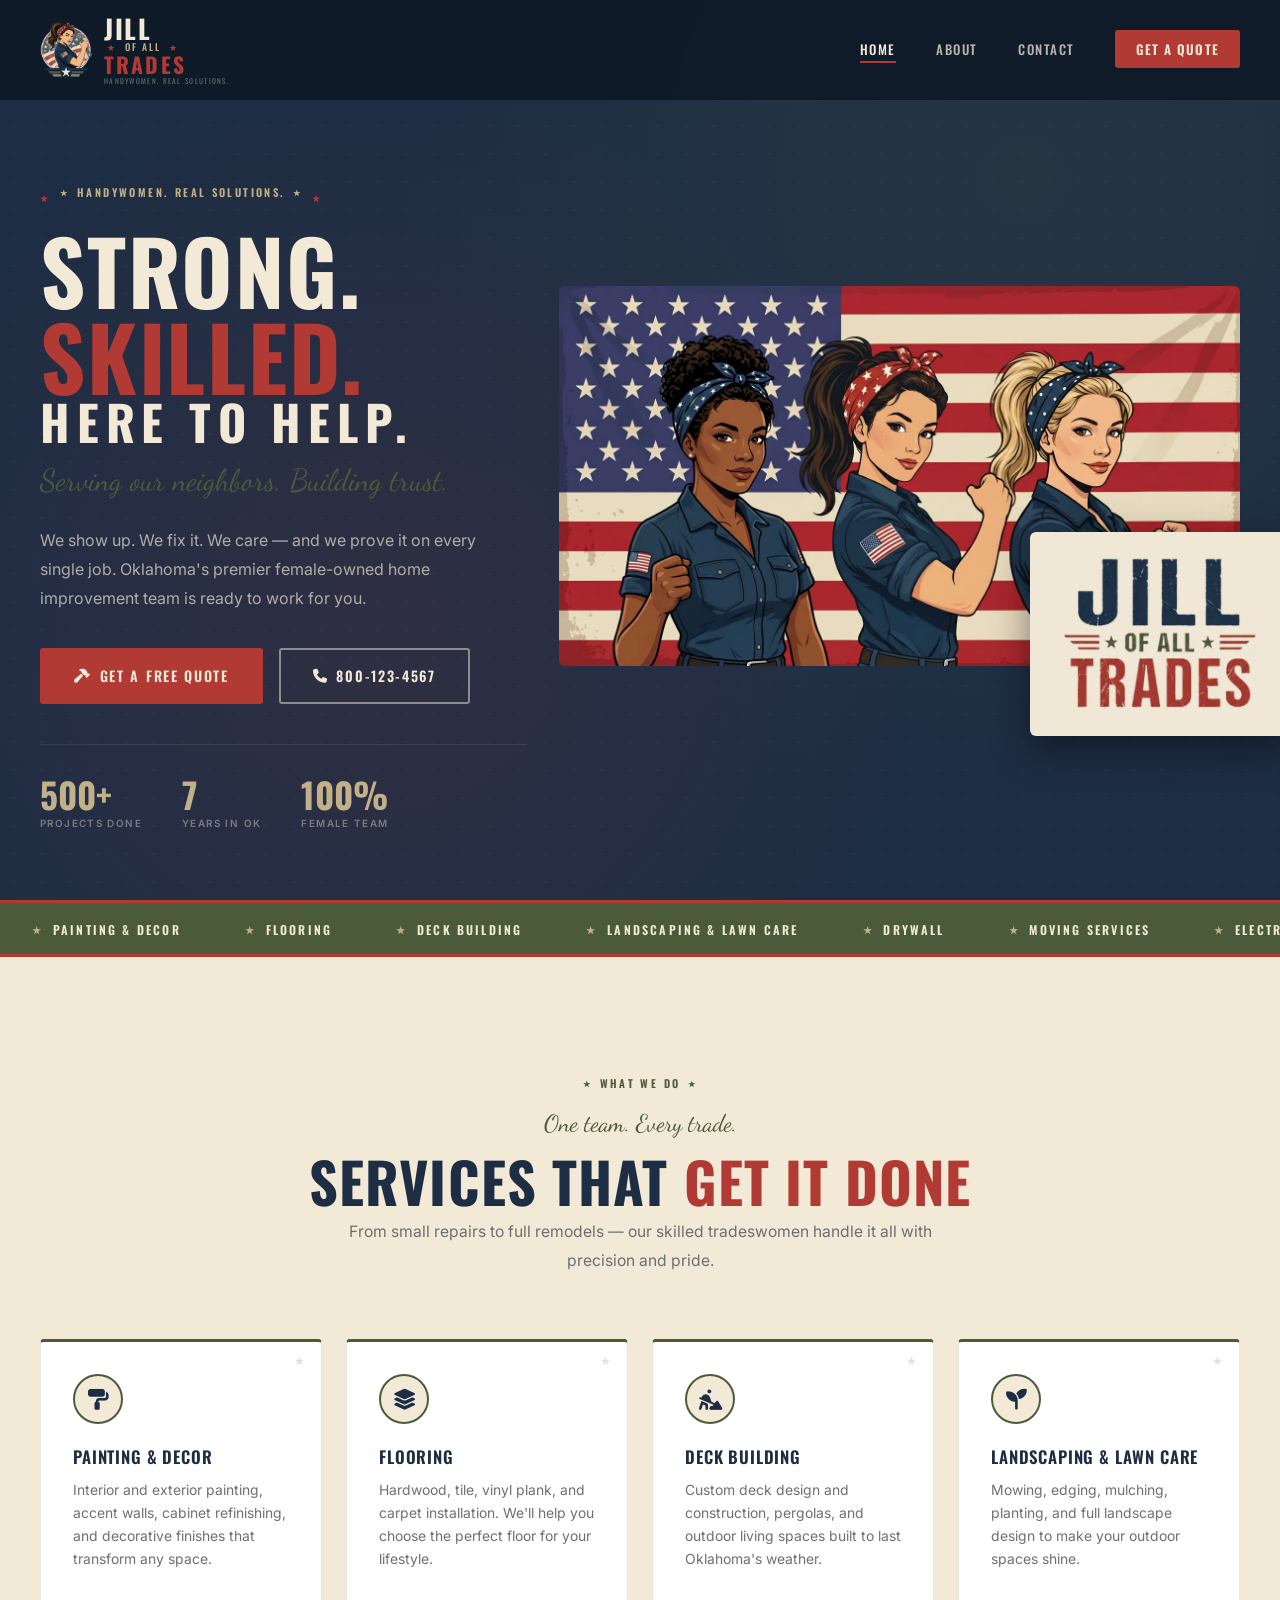
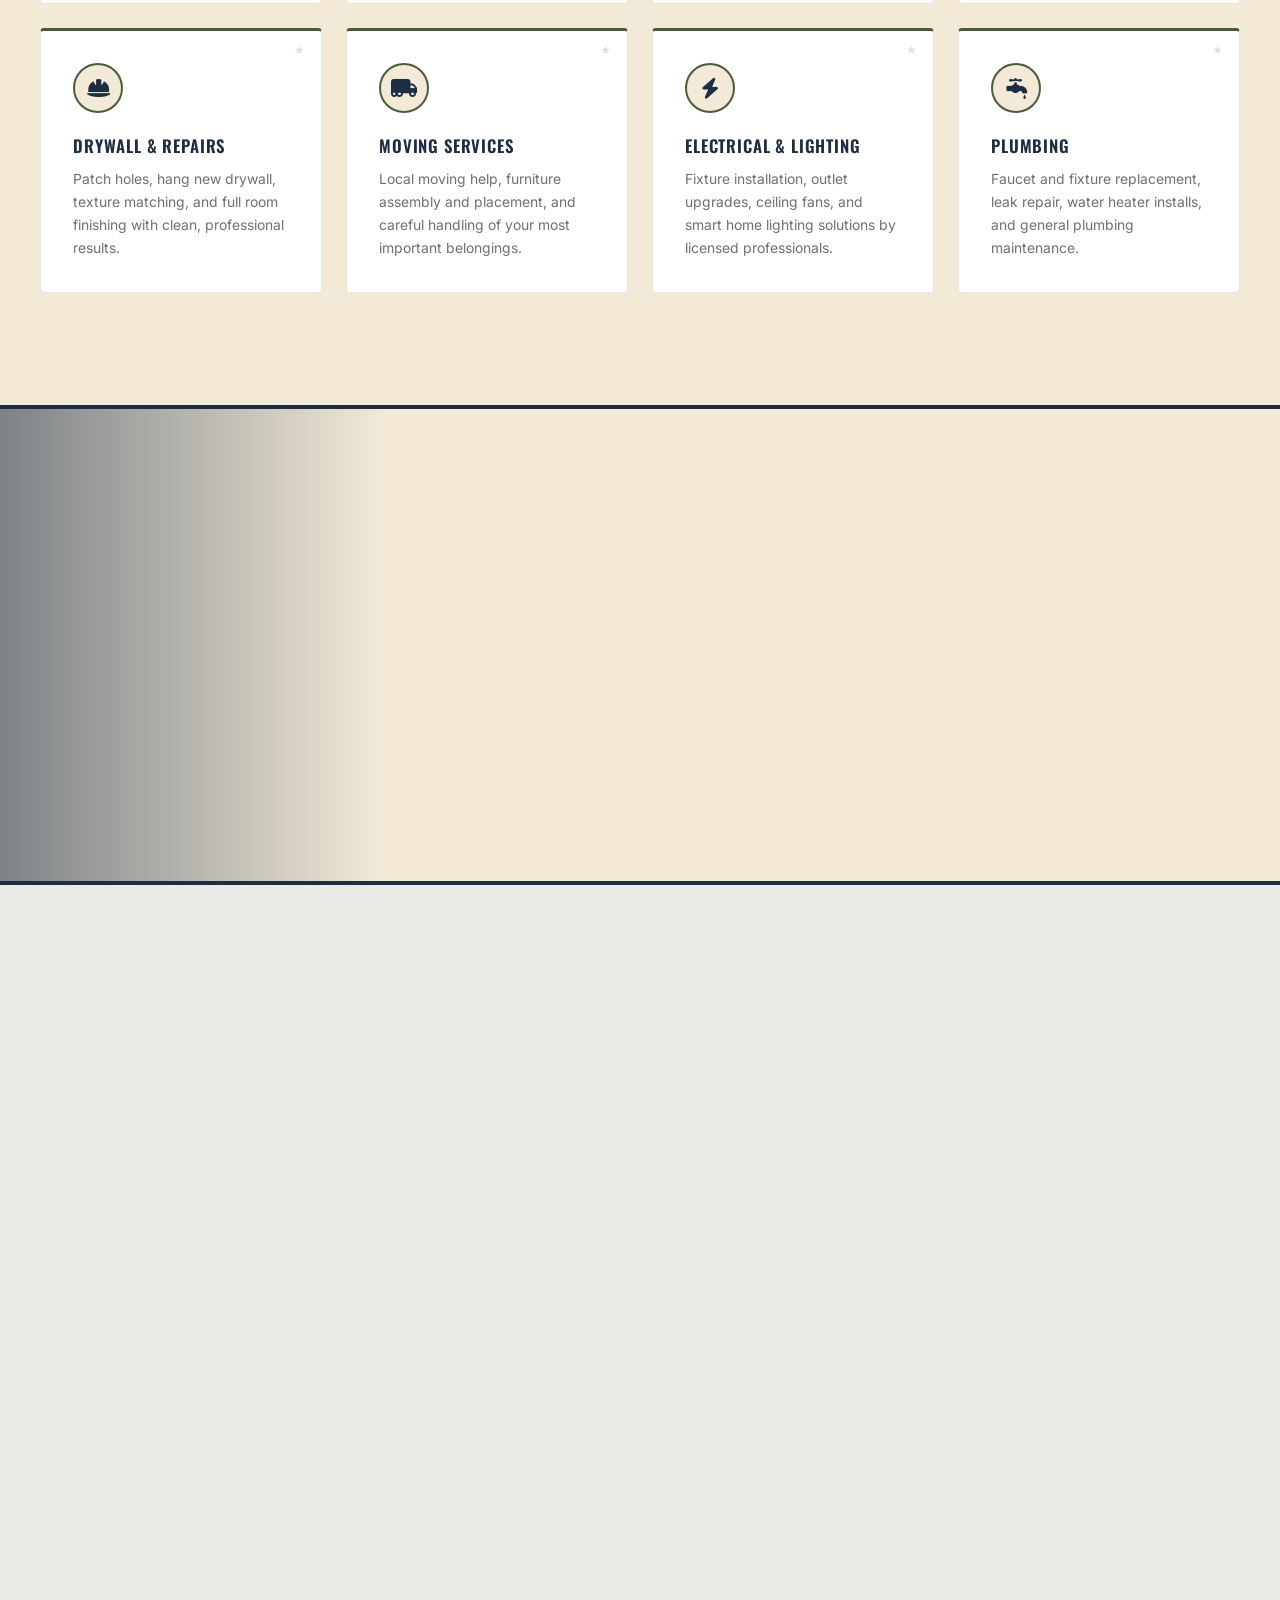
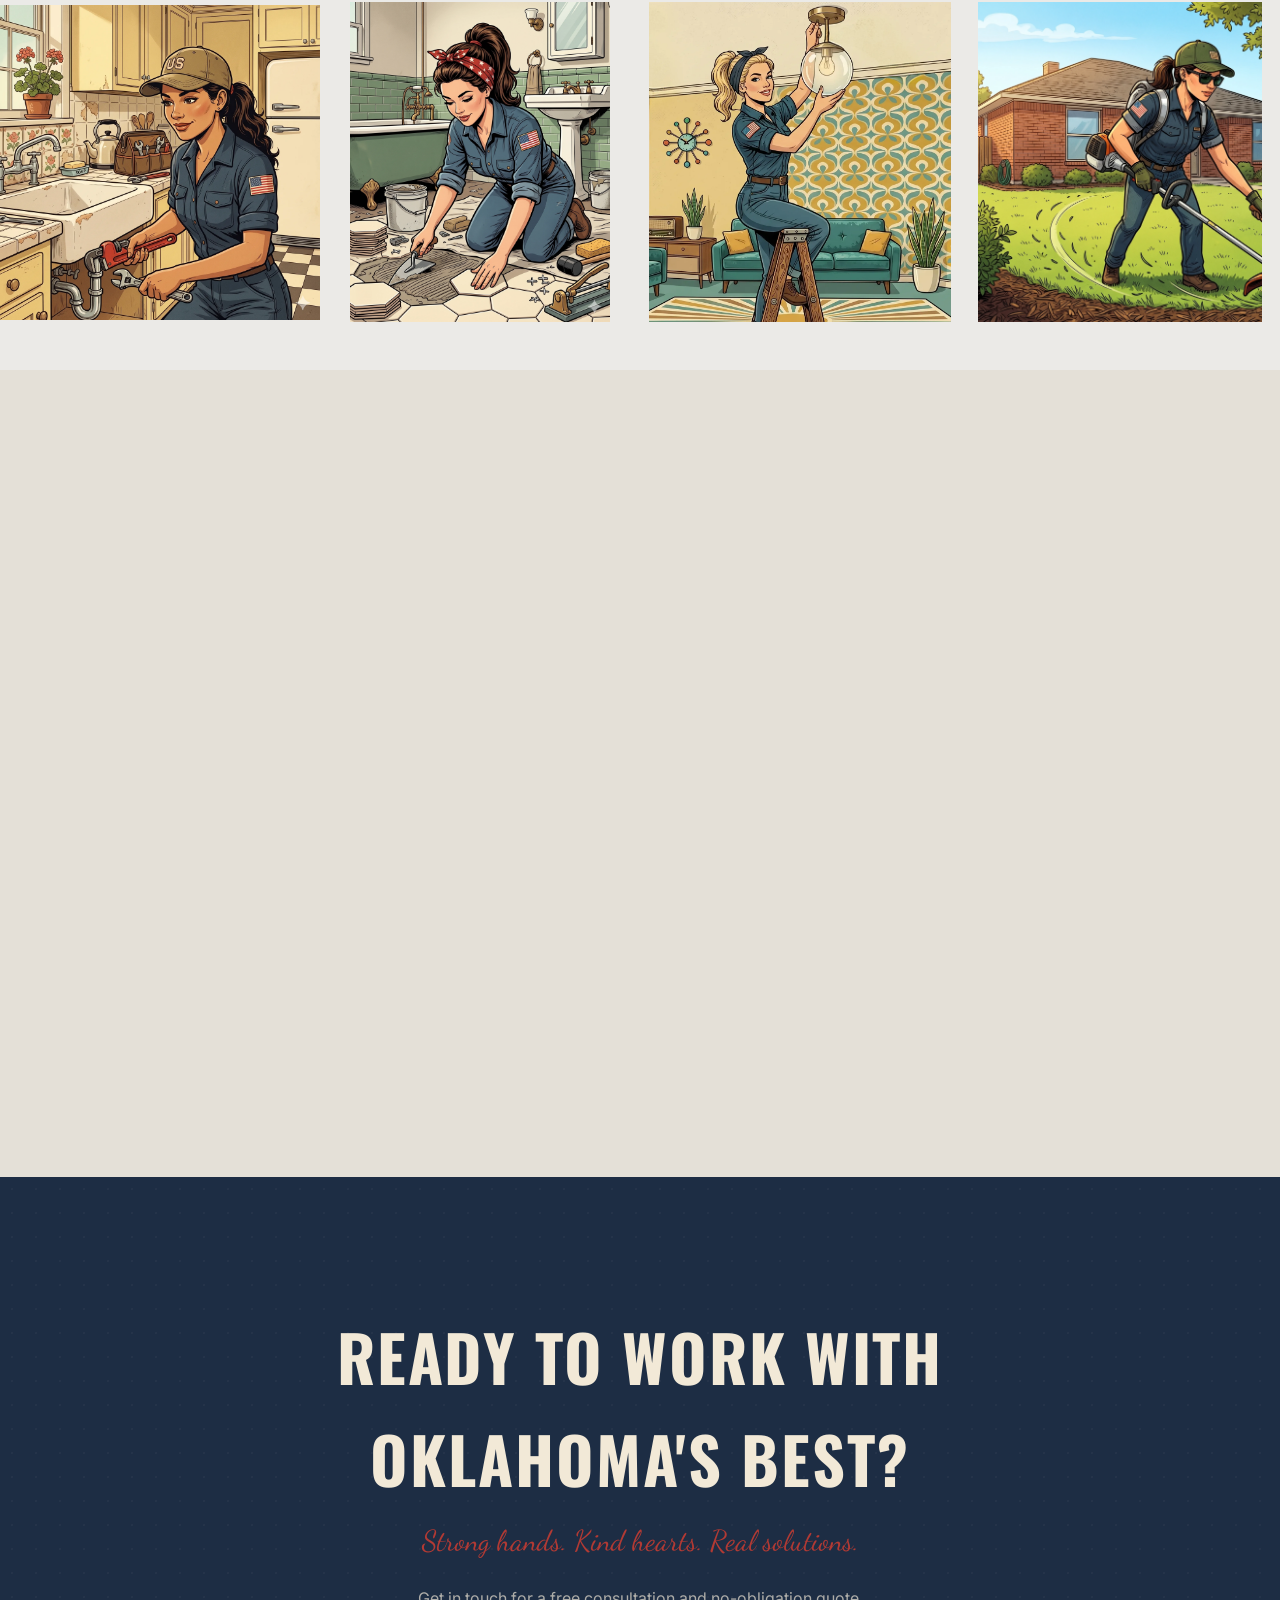
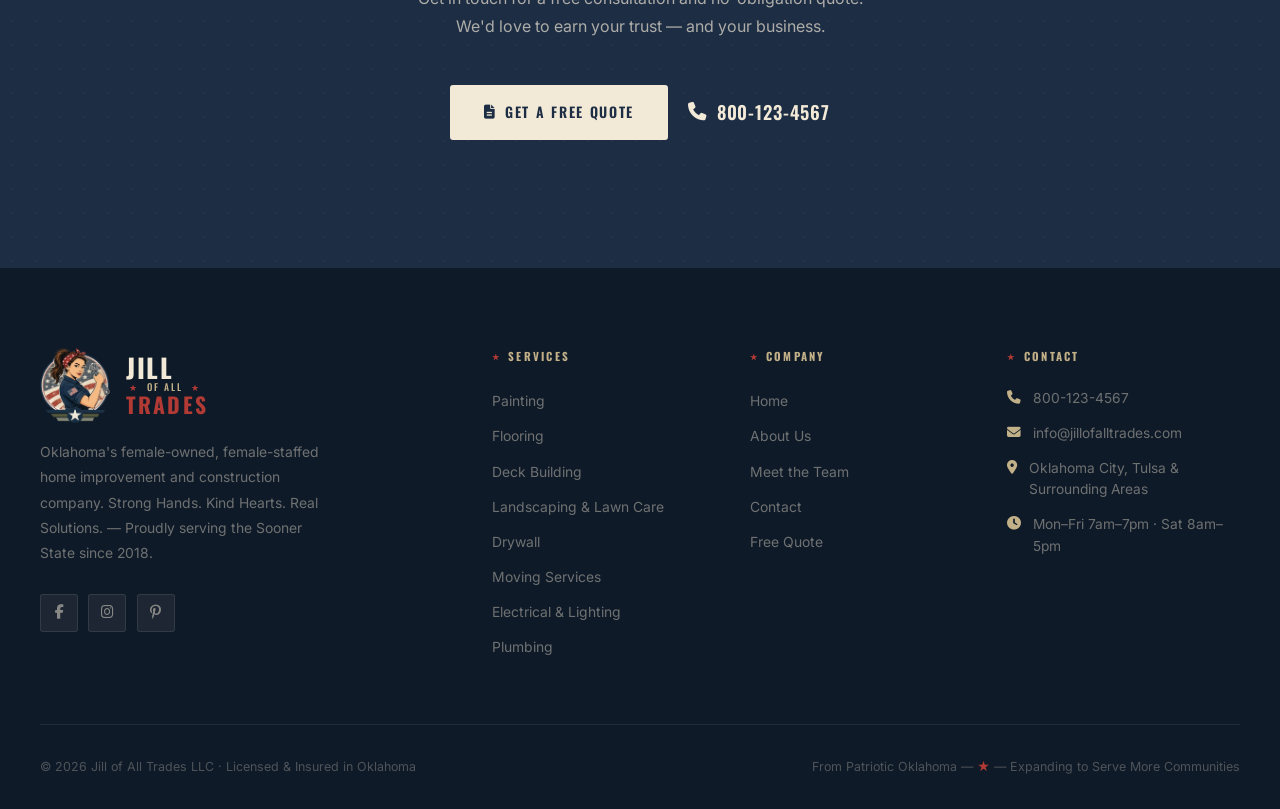
<file: index.html>
﻿<!DOCTYPE html>
<html lang="en">
<head>
  <meta charset="UTF-8">
  <meta name="viewport" content="width=device-width, initial-scale=1.0">
  <title>Jill of All Trades | Oklahoma's Female-Owned Home Improvement Company</title>
  <meta name="description" content="Oklahoma's female-owned, female-staffed home improvement and handywoman company. Painting, flooring, landscaping, electrical, and more. Strong Hands. Kind Hearts. Real Solutions.">
  <link rel="preconnect" href="https://fonts.googleapis.com">
  <link rel="preconnect" href="https://fonts.gstatic.com" crossorigin>
  <link href="https://fonts.googleapis.com/css2?family=Oswald:wght@400;500;600;700&family=Dancing+Script:wght@700&family=Inter:wght@300;400;500;600;700&display=swap" rel="stylesheet">
  <link rel="stylesheet" href="https://cdnjs.cloudflare.com/ajax/libs/font-awesome/6.5.0/css/all.min.css">
  <link rel="stylesheet" href="styles.css?v=4">
</head>
<body>

  <!-- NAV -->
  <nav id="navbar">
    <div class="nav-container">
      <div class="nav-brand">
        <img src="assets/Logo on Transparent.webp" alt="Jill of All Trades" class="nav-logo-img">
        <a href="index.html" class="logo">
          <span class="logo-jill">JILL</span>
          <span class="logo-of-all"><span class="s">★</span> OF ALL <span class="s">★</span></span>
          <span class="logo-trades">TRADES</span>
          <span class="logo-tag">Handywomen. Real Solutions.</span>
        </a>
      </div>
      <button class="hamburger" id="hamburger" aria-label="Toggle menu">
        <span></span><span></span><span></span>
      </button>
      <ul class="nav-links" id="navLinks">
        <li><a href="index.html">Home</a></li>
        <li><a href="about.html">About</a></li>
        <li><a href="contact.html">Contact</a></li>
        <li><a href="contact.html" class="btn-nav">Get a Quote</a></li>
      </ul>
    </div>
  </nav>

  <!-- HERO -->
  <section class="hero">
    <div class="hero-inner">
      <div class="hero-text animate-on-scroll from-left">
        <div class="hero-eyebrow"><span class="section-label">Handywomen. Real Solutions.</span></div>
        <h1>Strong.<span class="r">Skilled.</span><span class="g">Here to Help.</span></h1>
        <div class="hero-script">Serving our neighbors. Building trust.</div>
        <p class="hero-sub">We show up. We fix it. We care — and we prove it on every single job. Oklahoma's premier female-owned home improvement team is ready to work for you.</p>
        <div class="hero-actions">
          <a href="contact.html" class="btn btn-primary"><i class="fa-solid fa-hammer"></i> Get a Free Quote</a>
          <a href="tel:8001234567" class="btn btn-outline"><i class="fa-solid fa-phone"></i> 800-123-4567</a>
        </div>
        <div class="hero-stats">
          <div class="hero-stat">
            <span class="num" data-target="500" data-suffix="+">500+</span>
            <span class="label">Projects Done</span>
          </div>
          <div class="hero-stat">
            <span class="num" data-target="7" data-suffix="">7</span>
            <span class="label">Years in OK</span>
          </div>
          <div class="hero-stat">
            <span class="num" data-target="100" data-suffix="%">100%</span>
            <span class="label">Female Team</span>
          </div>
        </div>
      </div>
      <div class="hero-image">
        <img src="assets/team.webp" alt="Jill of All Trades — Handywomen. Real Solutions.">
        <img src="assets/Hero-2.webp" alt="Jill of All Trades" class="hero-img-secondary">
      </div>
    </div>
  </section>

  <!-- TICKER -->
  <div class="ticker-wrap" aria-hidden="true">
    <div class="ticker-track">
      <span class="ticker-item"><span class="ticker-star">★</span> Painting &amp; Decor</span>
      <span class="ticker-item"><span class="ticker-star">★</span> Flooring</span>
      <span class="ticker-item"><span class="ticker-star">★</span> Deck Building</span>
      <span class="ticker-item"><span class="ticker-star">★</span> Landscaping &amp; Lawn Care</span>
      <span class="ticker-item"><span class="ticker-star">★</span> Drywall</span>
      <span class="ticker-item"><span class="ticker-star">★</span> Moving Services</span>
      <span class="ticker-item"><span class="ticker-star">★</span> Electrical &amp; Lighting</span>
      <span class="ticker-item"><span class="ticker-star">★</span> Plumbing</span>
      <span class="ticker-item"><span class="ticker-star">★</span> Painting &amp; Decor</span>
      <span class="ticker-item"><span class="ticker-star">★</span> Flooring</span>
      <span class="ticker-item"><span class="ticker-star">★</span> Deck Building</span>
      <span class="ticker-item"><span class="ticker-star">★</span> Landscaping &amp; Lawn Care</span>
      <span class="ticker-item"><span class="ticker-star">★</span> Drywall</span>
      <span class="ticker-item"><span class="ticker-star">★</span> Moving Services</span>
      <span class="ticker-item"><span class="ticker-star">★</span> Electrical &amp; Lighting</span>
      <span class="ticker-item"><span class="ticker-star">★</span> Plumbing</span>
    </div>
  </div>

  <!-- SERVICES -->
  <section class="section section-ivory" id="services">
    <div class="section-inner">
      <div class="section-header center animate-on-scroll">
        <span class="section-label">What We Do</span>
        <div class="section-script">One team. Every trade.</div>
        <h2 class="section-title">Services That <span class="accent">Get It Done</span></h2>
        <p class="section-desc">From small repairs to full remodels — our skilled tradeswomen handle it all with precision and pride.</p>
      </div>
      <div class="services-grid">
        <div class="service-card animate-on-scroll delay-1">
          <div class="service-icon"><i class="fa-solid fa-paint-roller"></i></div>
          <h3>Painting &amp; Decor</h3>
          <p>Interior and exterior painting, accent walls, cabinet refinishing, and decorative finishes that transform any space.</p>
        </div>
        <div class="service-card animate-on-scroll delay-2">
          <div class="service-icon"><i class="fa-solid fa-layer-group"></i></div>
          <h3>Flooring</h3>
          <p>Hardwood, tile, vinyl plank, and carpet installation. We'll help you choose the perfect floor for your lifestyle.</p>
        </div>
        <div class="service-card animate-on-scroll delay-3">
          <div class="service-icon"><i class="fa-solid fa-person-digging"></i></div>
          <h3>Deck Building</h3>
          <p>Custom deck design and construction, pergolas, and outdoor living spaces built to last Oklahoma's weather.</p>
        </div>
        <div class="service-card animate-on-scroll delay-4">
          <div class="service-icon"><i class="fa-solid fa-seedling"></i></div>
          <h3>Landscaping &amp; Lawn Care</h3>
          <p>Mowing, edging, mulching, planting, and full landscape design to make your outdoor spaces shine.</p>
        </div>
        <div class="service-card animate-on-scroll delay-1">
          <div class="service-icon"><i class="fa-solid fa-helmet-safety"></i></div>
          <h3>Drywall &amp; Repairs</h3>
          <p>Patch holes, hang new drywall, texture matching, and full room finishing with clean, professional results.</p>
        </div>
        <div class="service-card animate-on-scroll delay-2">
          <div class="service-icon"><i class="fa-solid fa-truck-moving"></i></div>
          <h3>Moving Services</h3>
          <p>Local moving help, furniture assembly and placement, and careful handling of your most important belongings.</p>
        </div>
        <div class="service-card animate-on-scroll delay-3">
          <div class="service-icon"><i class="fa-solid fa-bolt"></i></div>
          <h3>Electrical &amp; Lighting</h3>
          <p>Fixture installation, outlet upgrades, ceiling fans, and smart home lighting solutions by licensed professionals.</p>
        </div>
        <div class="service-card animate-on-scroll delay-4">
          <div class="service-icon"><i class="fa-solid fa-faucet-drip"></i></div>
          <h3>Plumbing</h3>
          <p>Faucet and fixture replacement, leak repair, water heater installs, and general plumbing maintenance.</p>
        </div>
      </div>
    </div>
  </section>

  <!-- SERVICE MASCOTS BAND -->
  <div class="mascots-band" style="background-image:url('assets/tile.webp');">
    <div class="mascots-overlay"></div>
  </div>

  <!-- WHY US -->
  <section class="section section-navy" id="why" style="background:#EBEAE7;">
    <div class="section-inner">
      <div class="section-header center animate-on-scroll">
        <span class="section-label" style="color:#19283B;">Why Jill?</span>
        <div class="section-script" style="color:#19283B;">We're not just another contractor.</div>
        <h2 class="section-title"><span style="color:#484D33;">Strong Hands. </span><span class="accent">Kind Hearts.</span></h2>
        <p class="section-desc" style="color:#484D33;">Tired of contractors who ghost, overcharge, and talk over you? We're different — and we prove it on every single job.</p>
      </div>
      <div class="pillars-grid">
        <div class="pillar animate-on-scroll delay-1">
          <div class="pillar-icon"><i class="fa-solid fa-shield-heart"></i></div>
          <h3 style="color:#19283B;">We Show Up</h3>
          <p style="color:#484D33;">On time, every time. No ghosting, no excuses. When Jill commits, Jill delivers — that's our promise to every neighbor we serve.</p>
        </div>
        <div class="pillar animate-on-scroll delay-2">
          <div class="pillar-icon"><i class="fa-solid fa-award"></i></div>
          <h3 style="color:#19283B;">We Fix It Right</h3>
          <p style="color:#484D33;">Skilled, trained tradeswomen who take deep pride in precision work. Quality isn't a bonus — it's our baseline.</p>
        </div>
        <div class="pillar animate-on-scroll delay-3">
          <div class="pillar-icon"><i class="fa-solid fa-star"></i></div>
          <h3 style="color:#19283B;">We Care</h3>
          <p style="color:#484D33;">Honest quotes, clear timelines, zero surprises. We treat your home and your budget with genuine respect.</p>
        </div>
      </div>
    </div>
  </section>

  <!-- PHOTO STRIP -->
  <div class="photo-strip" aria-hidden="true">
    <div class="photo-item">
      <img src="assets/plumbing repairs.webp" alt="Plumbing Repairs" loading="lazy">
      <div class="photo-overlay"><span>Plumbing Repairs</span></div>
    </div>
    <div class="photo-item">
      <img src="assets/construction.webp" alt="Construction &amp; Remodeling" loading="lazy">
      <div class="photo-overlay"><span>Construction &amp; Remodeling</span></div>
    </div>
    <div class="photo-item">
      <img src="assets/elec.webp" alt="Lighting &amp; Electrical" loading="lazy">
      <div class="photo-overlay"><span>Lighting &amp; Electrical</span></div>
    </div>
    <div class="photo-item">
      <img src="assets/landscape image 2.webp" alt="Landscaping &amp; Mowing" loading="lazy">
      <div class="photo-overlay"><span>Landscaping &amp; Mowing</span></div>
    </div>
  </div>

  <!-- TESTIMONIALS -->
  <section class="section testimonials-section" id="reviews" style="background:#E4E0D7;">
    <div class="section-inner">
      <div class="section-header center animate-on-scroll">
        <span class="section-label">Reviews</span>
        <div class="section-script">Don't take our word for it.</div>
        <h2 class="section-title">Oklahoma <span class="accent">Loves</span> Jill</h2>
        <p class="section-desc">Real reviews from real neighbors. We earn every star.</p>
      </div>
      <div class="testimonials-grid">
        <div class="testimonial-card animate-on-scroll delay-1">
          <div class="stars">★★★★★</div>
          <blockquote>"I hired Jill of All Trades to repaint my entire house interior and refinish my kitchen cabinets. The team was on time every single day, cleaned up after themselves, and the results were absolutely stunning. I'll never call anyone else."</blockquote>
          <div class="testimonial-author">
            <div class="author-avatar">SR</div>
            <div class="author-info">
              <div class="name">Sandra R.</div>
              <div class="location">Edmond, OK</div>
            </div>
          </div>
        </div>
        <div class="testimonial-card animate-on-scroll delay-2">
          <div class="stars">★★★★★</div>
          <blockquote>"As a single woman, I always felt talked down to by contractors. Not with Jill's team. They explained everything, gave me a fair quote, and did incredible work on my deck and landscaping. I felt respected from start to finish."</blockquote>
          <div class="testimonial-author">
            <div class="author-avatar">TM</div>
            <div class="author-info">
              <div class="name">Tanya M.</div>
              <div class="location">Oklahoma City, OK</div>
            </div>
          </div>
        </div>
        <div class="testimonial-card animate-on-scroll delay-3">
          <div class="stars">★★★★★</div>
          <blockquote>"My 78-year-old mother needed a lot of repairs done after a pipe burst. Jill of All Trades came out the next day, handled everything — plumbing, drywall, flooring — and treated my mom like family. These women are the real deal."</blockquote>
          <div class="testimonial-author">
            <div class="author-avatar">KL</div>
            <div class="author-info">
              <div class="name">Kevin L.</div>
              <div class="location">Norman, OK</div>
            </div>
          </div>
        </div>
      </div>
    </div>
  </section>

  <!-- CTA BANNER -->
  <section class="cta-banner">
    <div class="cta-banner-bg cta-banner-bg--home" style="background-image:url('assets/bottom banner.webp');"></div>
    <div class="section-inner">
      <div class="cta-banner-content animate-on-scroll">
        <h2>Ready to Work With<br>Oklahoma's Best?</h2>
        <span class="cta-script" style="color:var(--red);">Strong hands. Kind hearts. Real solutions.</span>
        <p>Get in touch for a free consultation and no-obligation quote. We'd love to earn your trust — and your business.</p>
        <div class="cta-actions">
          <a href="contact.html" class="btn btn-ivory"><i class="fa-solid fa-file-lines"></i> Get a Free Quote</a>
          <a href="tel:8001234567" class="phone-link"><i class="fa-solid fa-phone"></i> 800-123-4567</a>
        </div>
      </div>
    </div>
  </section>

  <!-- FOOTER -->
  <footer>
    <div class="footer-inner">
      <div class="footer-grid">
        <div class="footer-brand">
          <div class="footer-logo-row">
            <img src="assets/Logo on Transparent.webp" alt="Jill of All Trades" class="footer-brand-img">
            <a href="index.html" class="logo">
              <span class="logo-jill">JILL</span>
              <span class="logo-of-all"><span class="s">★</span> OF ALL <span class="s">★</span></span>
              <span class="logo-trades">TRADES</span>
            </a>
          </div>
          <p>Oklahoma's female-owned, female-staffed home improvement and construction company. Strong Hands. Kind Hearts. Real Solutions. — Proudly serving the Sooner State since 2018.</p>
          <div class="social-links">
            <a href="#" class="social-link" aria-label="Facebook"><i class="fab fa-facebook-f"></i></a>
            <a href="#" class="social-link" aria-label="Instagram"><i class="fab fa-instagram"></i></a>
            <a href="#" class="social-link" aria-label="Pinterest"><i class="fab fa-pinterest-p"></i></a>
          </div>
        </div>
        <div class="footer-col">
          <h4>Services</h4>
          <ul>
            <li><a href="contact.html">Painting</a></li>
            <li><a href="contact.html">Flooring</a></li>
            <li><a href="contact.html">Deck Building</a></li>
            <li><a href="contact.html">Landscaping &amp; Lawn Care</a></li>
            <li><a href="contact.html">Drywall</a></li>
            <li><a href="contact.html">Moving Services</a></li>
            <li><a href="contact.html">Electrical &amp; Lighting</a></li>
            <li><a href="contact.html">Plumbing</a></li>
          </ul>
        </div>
        <div class="footer-col">
          <h4>Company</h4>
          <ul>
            <li><a href="index.html">Home</a></li>
            <li><a href="about.html">About Us</a></li>
            <li><a href="about.html#team">Meet the Team</a></li>
            <li><a href="contact.html">Contact</a></li>
            <li><a href="contact.html">Free Quote</a></li>
          </ul>
        </div>
        <div class="footer-col">
          <h4>Contact</h4>
          <div class="footer-contact-item"><i class="fa-solid fa-phone"></i><a href="tel:8001234567">800-123-4567</a></div>
          <div class="footer-contact-item"><i class="fa-solid fa-envelope"></i><a href="mailto:info@jillofalltrades.com">info@jillofalltrades.com</a></div>
          <div class="footer-contact-item"><i class="fa-solid fa-location-dot"></i><span>Oklahoma City, Tulsa &amp; Surrounding Areas</span></div>
          <div class="footer-contact-item"><i class="fa-solid fa-clock"></i><span>Mon–Fri 7am–7pm · Sat 8am–5pm</span></div>
        </div>
      </div>
      <div class="footer-bottom">
        <p>© 2026 Jill of All Trades LLC · Licensed &amp; Insured in Oklahoma</p>
        <p>From Patriotic Oklahoma — <span style="color:var(--red)">★</span> — Expanding to Serve More Communities</p>
      </div>
    </div>
  </footer>

  <script src="script.js"></script>
</body>
</html>
</file>
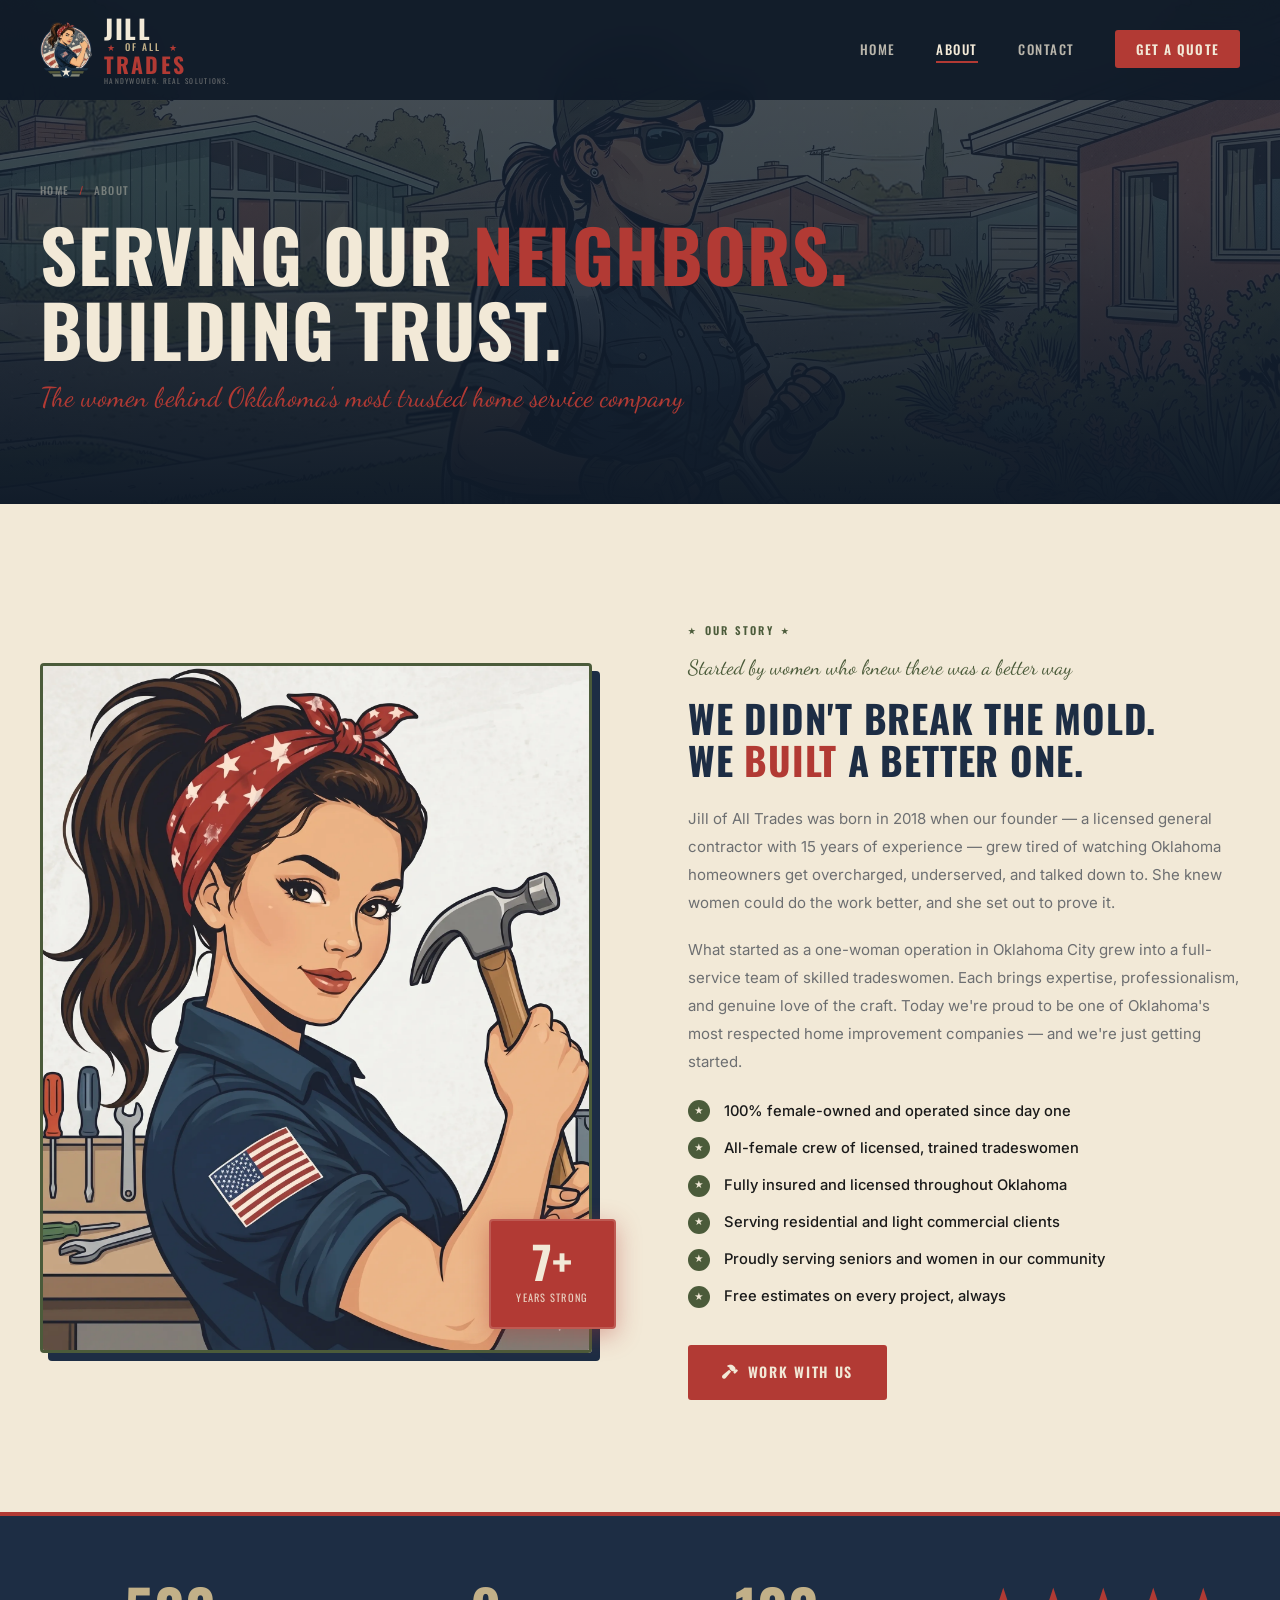
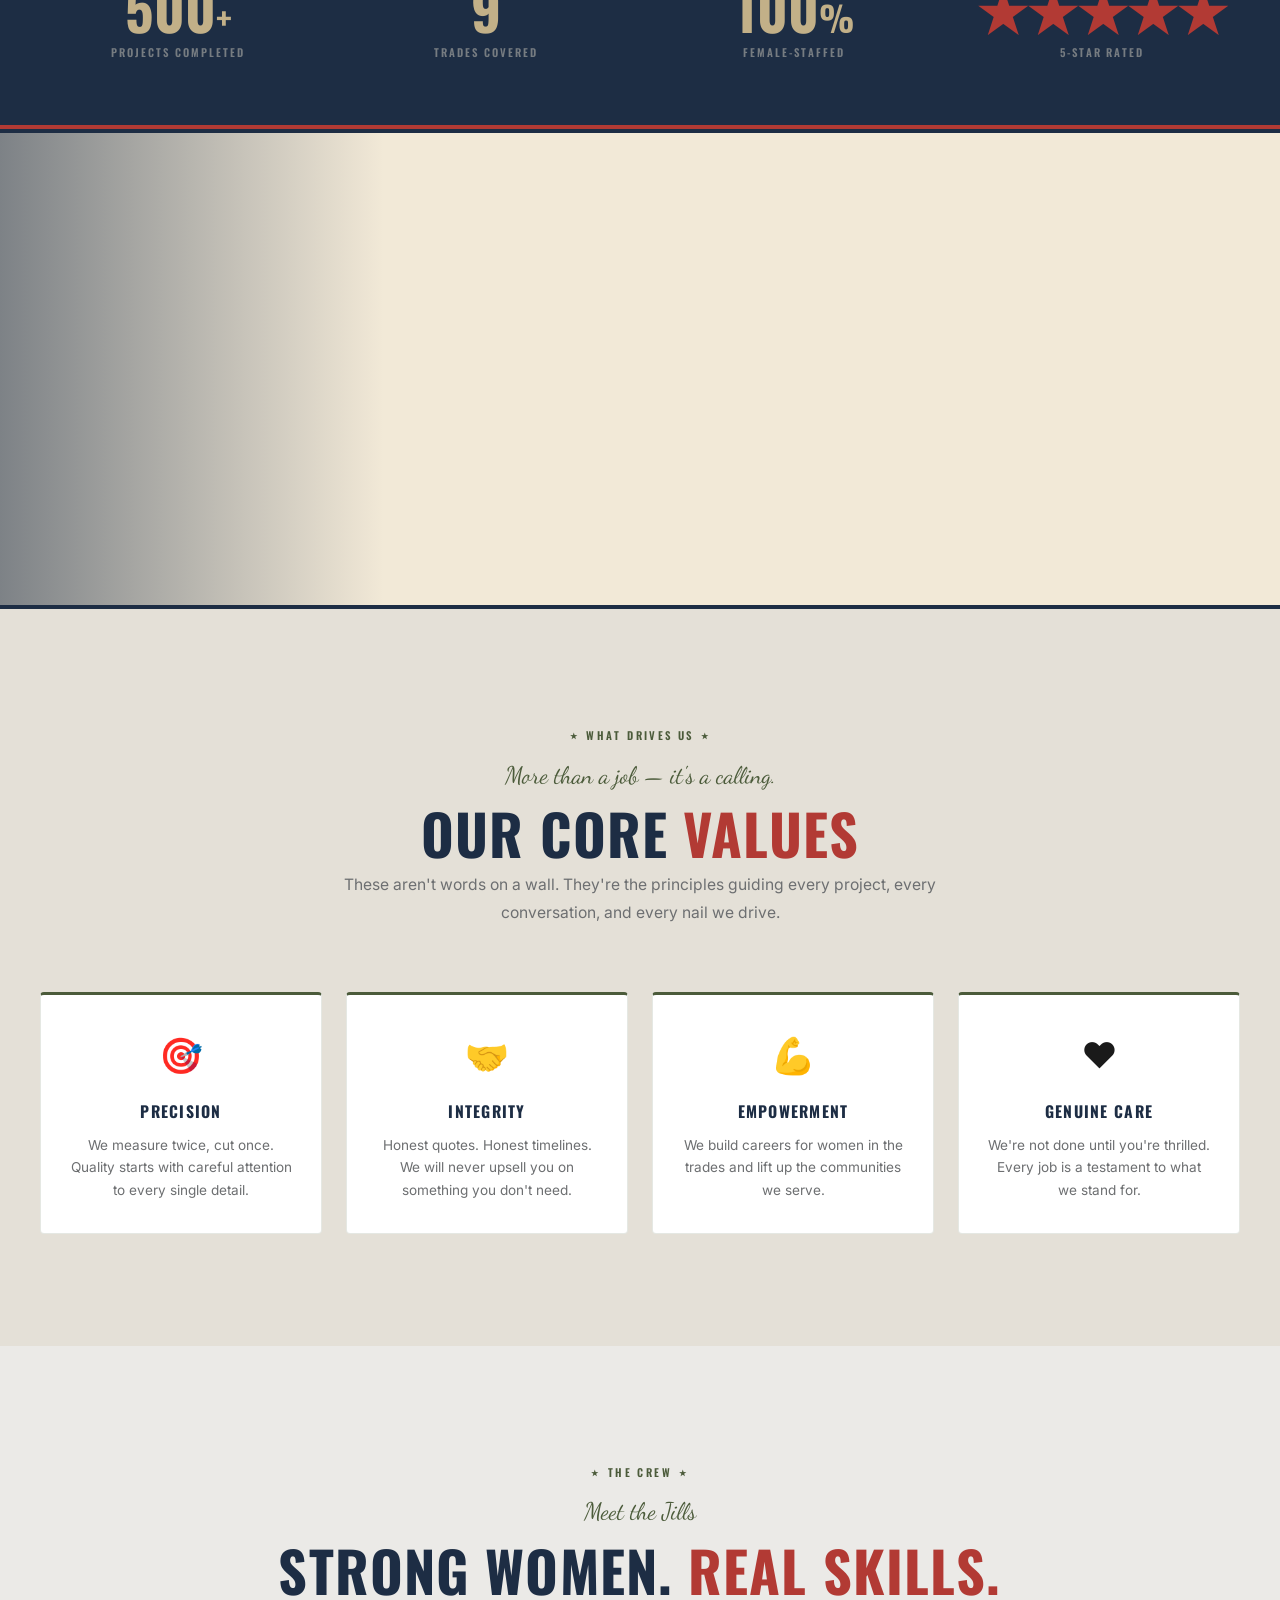
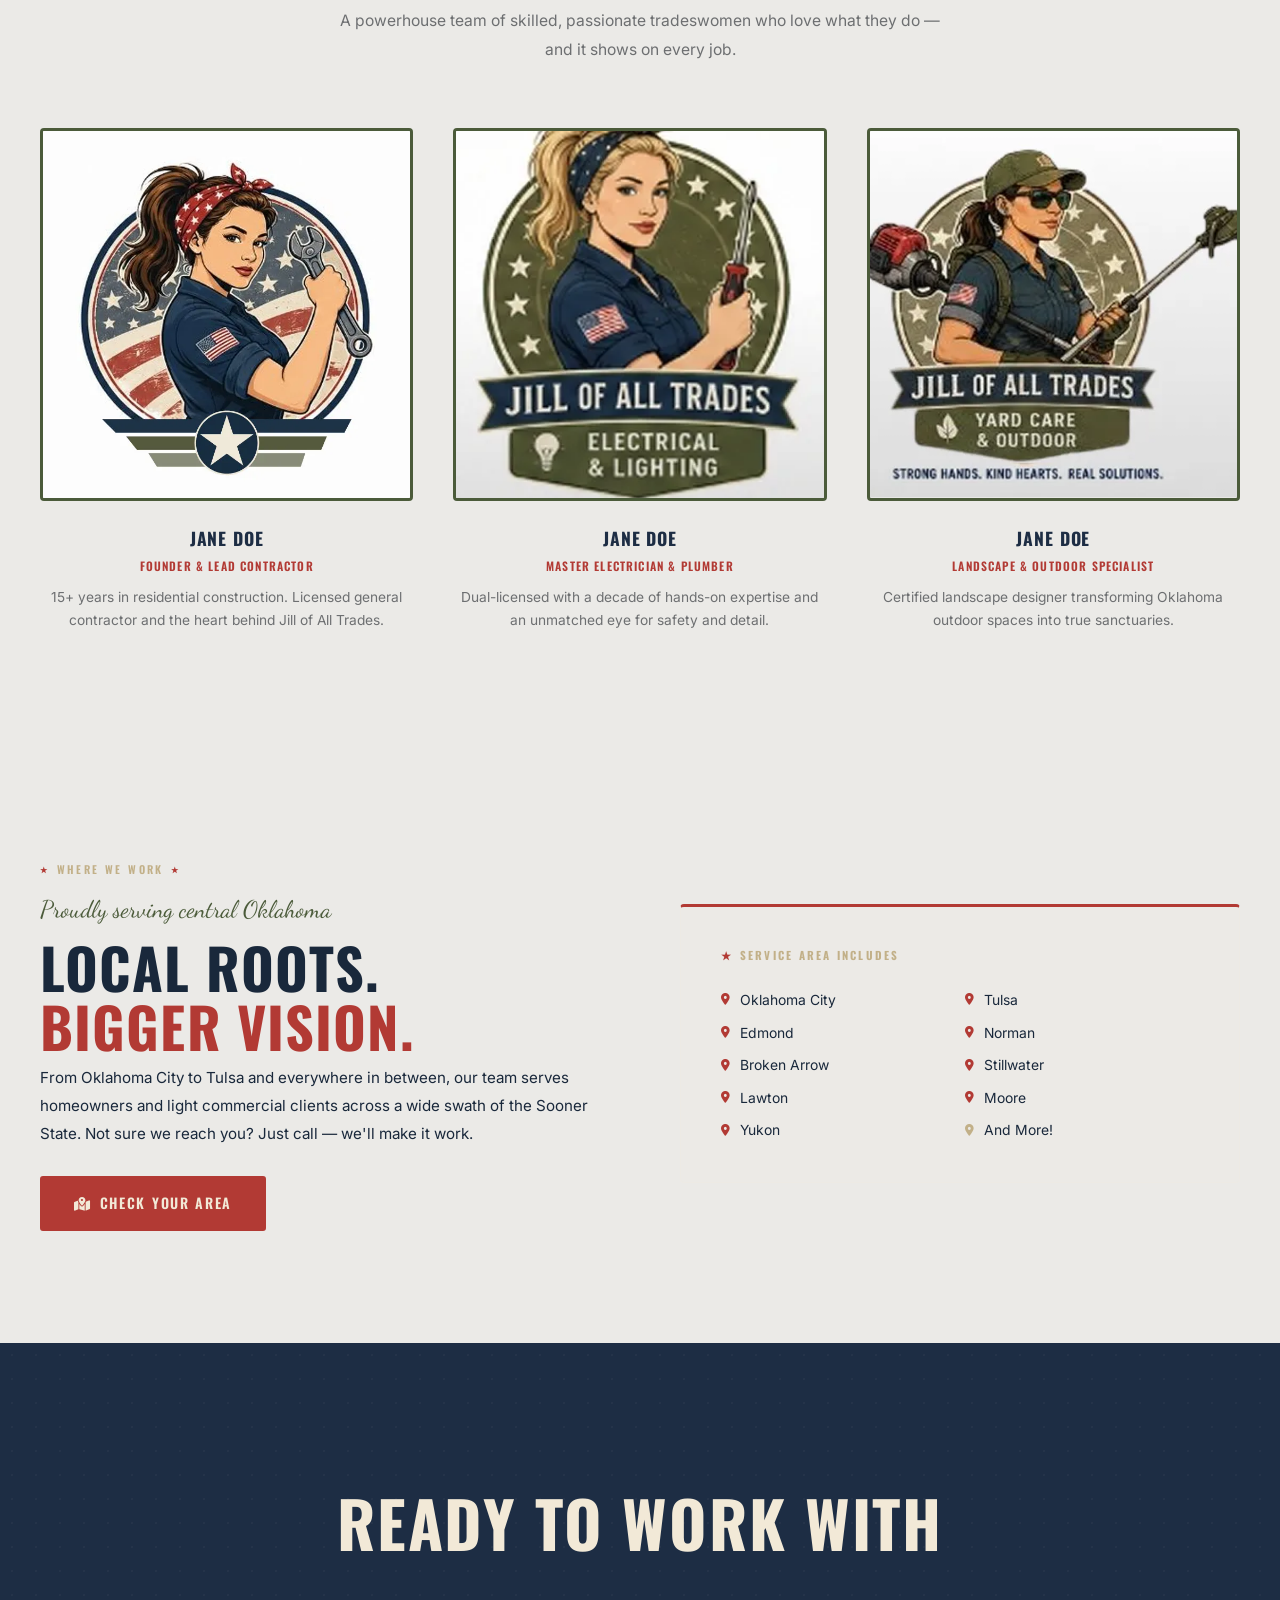
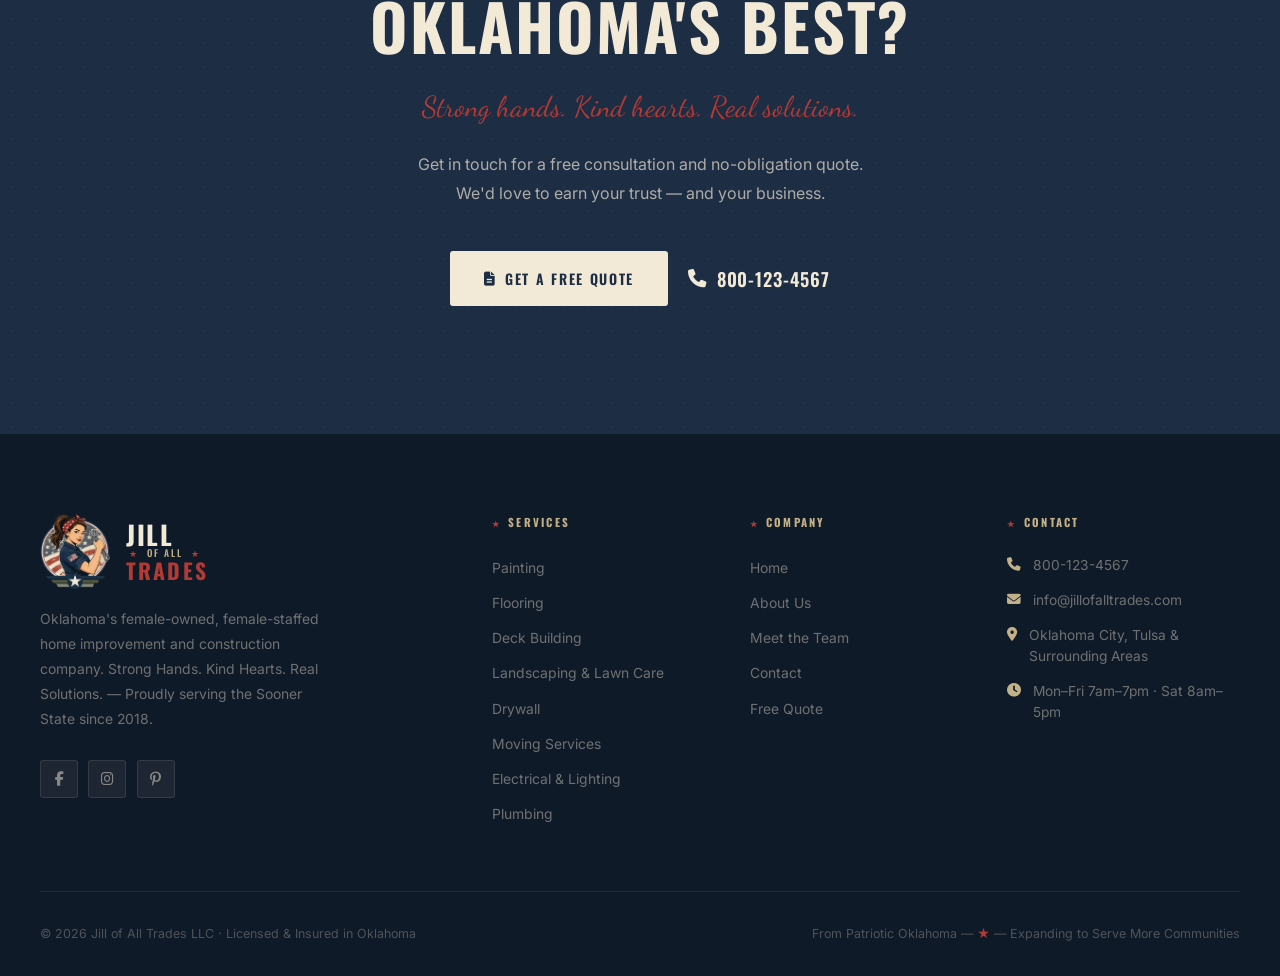
<file: about.html>
﻿<!DOCTYPE html>
<html lang="en">
<head>
  <meta charset="UTF-8">
  <meta name="viewport" content="width=device-width, initial-scale=1.0">
  <title>About Us | Jill of All Trades</title>
  <meta name="description" content="Meet the women behind Oklahoma's most trusted female-owned home improvement company. Our story, values, and team.">
  <link rel="preconnect" href="https://fonts.googleapis.com">
  <link rel="preconnect" href="https://fonts.gstatic.com" crossorigin>
  <link href="https://fonts.googleapis.com/css2?family=Oswald:wght@400;500;600;700&family=Dancing+Script:wght@700&family=Inter:wght@300;400;500;600;700&display=swap" rel="stylesheet">
  <link rel="stylesheet" href="https://cdnjs.cloudflare.com/ajax/libs/font-awesome/6.5.0/css/all.min.css">
  <link rel="stylesheet" href="styles.css?v=4">
</head>
<body>

  <!-- NAV -->
  <nav id="navbar">
    <div class="nav-container">
      <div class="nav-brand">
        <img src="assets/Logo on Transparent.webp" alt="Jill of All Trades" class="nav-logo-img">
        <a href="index.html" class="logo">
          <span class="logo-jill">JILL</span>
          <span class="logo-of-all"><span class="s">★</span> OF ALL <span class="s">★</span></span>
          <span class="logo-trades">TRADES</span>
          <span class="logo-tag">Handywomen. Real Solutions.</span>
        </a>
      </div>
      <button class="hamburger" id="hamburger" aria-label="Toggle menu">
        <span></span><span></span><span></span>
      </button>
      <ul class="nav-links" id="navLinks">
        <li><a href="index.html">Home</a></li>
        <li><a href="about.html">About</a></li>
        <li><a href="contact.html">Contact</a></li>
        <li><a href="contact.html" class="btn-nav">Get a Quote</a></li>
      </ul>
    </div>
  </nav>

  <!-- PAGE HERO -->
  <section class="page-hero">
    <div class="page-hero-bg" style="background-image:url('assets/lawn care.webp'); background-position:center top;"></div>
    <div class="page-hero-content">
      <nav class="breadcrumb" aria-label="breadcrumb">
        <a href="index.html">Home</a>
        <span class="sep">/</span>
        <span>About</span>
      </nav>
      <h1>Serving Our <span class="accent">Neighbors.</span><br>Building Trust.</h1>
      <span class="hero-script" style="color:var(--red);">The women behind Oklahoma's most trusted home service company</span>
    </div>
  </section>

  <!-- STORY -->
  <section class="section section-ivory">
    <div class="section-inner">
      <div class="story-grid">

        <div class="story-image animate-on-scroll from-left">
          <div class="story-image-inner">
            <img src="assets/about-hero.webp" alt="Jill of All Trades brand" loading="lazy">
          </div>
          <div class="image-badge">
            <span class="num">7+</span>
            <span class="lbl">Years Strong</span>
          </div>
        </div>

        <div class="animate-on-scroll from-right delay-2">
          <span class="section-label">Our Story</span>
          <span class="sscript" style="font-family:'Dancing Script',cursive; font-size:1.3rem; color:var(--green); display:block; margin-bottom:.75rem;">Started by women who knew there was a better way</span>
          <div class="story-text">
            <h2>We Didn't Break the Mold.<br>We <span style="color:var(--red);">Built</span> a Better One.</h2>
            <p>
              Jill of All Trades was born in 2018 when our founder — a licensed general
              contractor with 15 years of experience — grew tired of watching Oklahoma
              homeowners get overcharged, underserved, and talked down to. She knew
              women could do the work better, and she set out to prove it.
            </p>
            <p>
              What started as a one-woman operation in Oklahoma City grew into a
              full-service team of skilled tradeswomen. Each brings expertise,
              professionalism, and genuine love of the craft. Today we're proud to
              be one of Oklahoma's most respected home improvement companies — and
              we're just getting started.
            </p>

            <ul class="check-list">
              <li>100% female-owned and operated since day one</li>
              <li>All-female crew of licensed, trained tradeswomen</li>
              <li>Fully insured and licensed throughout Oklahoma</li>
              <li>Serving residential and light commercial clients</li>
              <li>Proudly serving seniors and women in our community</li>
              <li>Free estimates on every project, always</li>
            </ul>

            <a href="contact.html" class="btn btn-primary">
              <i class="fa-solid fa-hammer"></i> Work With Us
            </a>
          </div>
        </div>

      </div>
    </div>
  </section>

  <!-- STATS BAND -->
  <div style="background:var(--navy); padding:4rem 0; border-top:4px solid var(--red); border-bottom:4px solid var(--red);">
    <div class="section-inner">
      <div style="display:grid; grid-template-columns:repeat(4,1fr); gap:2rem; text-align:center;">
        <div class="animate-on-scroll delay-1">
          <div style="font-family:'Oswald',sans-serif; font-size:3.5rem; font-weight:700; color:var(--sand); line-height:1;">500<span style="font-size:2.2rem;">+</span></div>
          <div style="font-family:'Oswald',sans-serif; font-size:.68rem; font-weight:600; letter-spacing:.18em; text-transform:uppercase; color:rgba(242,233,215,.42); margin-top:.5rem;">Projects Completed</div>
        </div>
        <div class="animate-on-scroll delay-2">
          <div style="font-family:'Oswald',sans-serif; font-size:3.5rem; font-weight:700; color:var(--sand); line-height:1;">9</div>
          <div style="font-family:'Oswald',sans-serif; font-size:.68rem; font-weight:600; letter-spacing:.18em; text-transform:uppercase; color:rgba(242,233,215,.42); margin-top:.5rem;">Trades Covered</div>
        </div>
        <div class="animate-on-scroll delay-3">
          <div style="font-family:'Oswald',sans-serif; font-size:3.5rem; font-weight:700; color:var(--sand); line-height:1;">100<span style="font-size:2.2rem;">%</span></div>
          <div style="font-family:'Oswald',sans-serif; font-size:.68rem; font-weight:600; letter-spacing:.18em; text-transform:uppercase; color:rgba(242,233,215,.42); margin-top:.5rem;">Female-Staffed</div>
        </div>
        <div class="animate-on-scroll delay-4">
          <div style="font-family:'Oswald',sans-serif; font-size:3.5rem; font-weight:700; color:var(--red); line-height:1;">★★★★★</div>
          <div style="font-family:'Oswald',sans-serif; font-size:.68rem; font-weight:600; letter-spacing:.18em; text-transform:uppercase; color:rgba(242,233,215,.42); margin-top:.5rem;">5-Star Rated</div>
        </div>
      </div>
    </div>
  </div>

  <!-- SERVICE MASCOTS -->
  <div class="mascots-band" style="background-image:url('assets/about-image.webp');">
    <div class="mascots-overlay"></div>
  </div>

  <!-- VALUES -->
  <section class="section section-light" style="background:#E4E0D7;">
    <div class="section-inner">
      <div class="section-header center animate-on-scroll">
        <span class="section-label">What Drives Us</span>
        <div class="section-script">More than a job — it's a calling.</div>
        <h2 class="section-title">Our Core <span class="accent">Values</span></h2>
        <p class="section-desc">These aren't words on a wall. They're the principles guiding every project, every conversation, and every nail we drive.</p>
      </div>
      <div class="values-grid">
        <div class="value-card animate-on-scroll delay-1">
          <div class="value-icon">🎯</div>
          <h3>Precision</h3>
          <p>We measure twice, cut once. Quality starts with careful attention to every single detail.</p>
        </div>
        <div class="value-card animate-on-scroll delay-2">
          <div class="value-icon">🤝</div>
          <h3>Integrity</h3>
          <p>Honest quotes. Honest timelines. We will never upsell you on something you don't need.</p>
        </div>
        <div class="value-card animate-on-scroll delay-3">
          <div class="value-icon">💪</div>
          <h3>Empowerment</h3>
          <p>We build careers for women in the trades and lift up the communities we serve.</p>
        </div>
        <div class="value-card animate-on-scroll delay-4">
          <div class="value-icon">❤️</div>
          <h3>Genuine Care</h3>
          <p>We're not done until you're thrilled. Every job is a testament to what we stand for.</p>
        </div>
      </div>
    </div>
  </section>

  <!-- TEAM -->
  <section class="section section-ivory" id="team" style="background:#EBEAE7;">
    <div class="section-inner">
      <div class="section-header center animate-on-scroll">
        <span class="section-label">The Crew</span>
        <div class="section-script">Meet the Jills</div>
        <h2 class="section-title">Strong Women. <span class="accent">Real Skills.</span></h2>
        <p class="section-desc">A powerhouse team of skilled, passionate tradeswomen who love what they do — and it shows on every job.</p>
      </div>
      <div class="team-grid">

        <div class="team-card animate-on-scroll delay-1">
          <div class="team-photo">
            <img src="assets/Hero 1.webp" alt="Jane Doe — Founder &amp; Lead Contractor" style="width:100%; height:100%; object-fit:cover; display:block;">
          </div>
          <h3>Jane Doe</h3>
          <span class="role">Founder &amp; Lead Contractor</span>
          <p>15+ years in residential construction. Licensed general contractor and the heart behind Jill of All Trades.</p>
        </div>

        <div class="team-card animate-on-scroll delay-2">
          <div class="team-photo">
            <img src="assets/Electrical.webp" alt="Jane Doe — Master Electrician" style="width:100%; height:100%; object-fit:cover; display:block;">
          </div>
          <h3>Jane Doe</h3>
          <span class="role">Master Electrician &amp; Plumber</span>
          <p>Dual-licensed with a decade of hands-on expertise and an unmatched eye for safety and detail.</p>
        </div>

        <div class="team-card animate-on-scroll delay-3">
          <div class="team-photo">
            <img src="assets/Yard Care.webp" alt="Jane Doe — Landscape &amp; Outdoor Specialist" style="width:100%; height:100%; object-fit:cover; display:block;">
          </div>
          <h3>Jane Doe</h3>
          <span class="role">Landscape &amp; Outdoor Specialist</span>
          <p>Certified landscape designer transforming Oklahoma outdoor spaces into true sanctuaries.</p>
        </div>

      </div>
    </div>
  </section>

  <!-- SERVICE AREA -->
  <section class="section section-navy" style="background:#EBEAE7;">
    <div class="section-inner">
      <div class="where-we-work-grid" style="display:grid; grid-template-columns:1fr 1fr; gap:5rem; align-items:center;">

        <div class="animate-on-scroll from-left">
          <span class="section-label">Where We Work</span>
          <div class="section-script" style="color:var(--green);">Proudly serving central Oklahoma</div>
          <h2 class="section-title" style="color:#19283B;">Local Roots.<br><span class="accent">Bigger Vision.</span></h2>
          <p style="font-size:.95rem; color:#19283B; line-height:1.85; margin-bottom:1.75rem;">
            From Oklahoma City to Tulsa and everywhere in between, our team
            serves homeowners and light commercial clients across a wide swath
            of the Sooner State. Not sure we reach you? Just call — we'll make it work.
          </p>
          <a href="contact.html" class="btn btn-primary">
            <i class="fa-solid fa-map-location-dot"></i> Check Your Area
          </a>
        </div>

        <div class="animate-on-scroll from-right delay-2">
          <div style="background:rgba(242,233,215,.06); border:1px solid rgba(242,233,215,.1); border-radius:4px; padding:2.5rem; border-top:3px solid var(--red);">
            <div style="font-family:'Oswald',sans-serif; font-size:.7rem; font-weight:700; letter-spacing:.2em; text-transform:uppercase; color:var(--sand); margin-bottom:1.5rem; display:flex; align-items:center; gap:.4rem;"><span style="color:var(--red);">★</span> Service Area Includes</div>
            <div style="display:grid; grid-template-columns:1fr 1fr; gap:.65rem;">
              <div style="display:flex; align-items:center; gap:.6rem; color:#19283B; font-size:.87rem;"><i class="fa-solid fa-location-dot" style="color:var(--red); font-size:.72rem;"></i> Oklahoma City</div>
              <div style="display:flex; align-items:center; gap:.6rem; color:#19283B; font-size:.87rem;"><i class="fa-solid fa-location-dot" style="color:var(--red); font-size:.72rem;"></i> Tulsa</div>
              <div style="display:flex; align-items:center; gap:.6rem; color:#19283B; font-size:.87rem;"><i class="fa-solid fa-location-dot" style="color:var(--red); font-size:.72rem;"></i> Edmond</div>
              <div style="display:flex; align-items:center; gap:.6rem; color:#19283B; font-size:.87rem;"><i class="fa-solid fa-location-dot" style="color:var(--red); font-size:.72rem;"></i> Norman</div>
              <div style="display:flex; align-items:center; gap:.6rem; color:#19283B; font-size:.87rem;"><i class="fa-solid fa-location-dot" style="color:var(--red); font-size:.72rem;"></i> Broken Arrow</div>
              <div style="display:flex; align-items:center; gap:.6rem; color:#19283B; font-size:.87rem;"><i class="fa-solid fa-location-dot" style="color:var(--red); font-size:.72rem;"></i> Stillwater</div>
              <div style="display:flex; align-items:center; gap:.6rem; color:#19283B; font-size:.87rem;"><i class="fa-solid fa-location-dot" style="color:var(--red); font-size:.72rem;"></i> Lawton</div>
              <div style="display:flex; align-items:center; gap:.6rem; color:#19283B; font-size:.87rem;"><i class="fa-solid fa-location-dot" style="color:var(--red); font-size:.72rem;"></i> Moore</div>
              <div style="display:flex; align-items:center; gap:.6rem; color:#19283B; font-size:.87rem;"><i class="fa-solid fa-location-dot" style="color:var(--red); font-size:.72rem;"></i> Yukon</div>
              <div style="display:flex; align-items:center; gap:.6rem; color:#19283B; font-size:.87rem;"><i class="fa-solid fa-location-dot" style="color:var(--sand); font-size:.72rem;"></i> And More!</div>
            </div>
          </div>
        </div>

      </div>
    </div>
  </section>

  <!-- CTA BANNER -->
  <section class="cta-banner">
    <div class="cta-banner-bg" style="background-image:url('assets/about-bottom-image.webp');"></div>
    <div class="section-inner">
      <div class="cta-banner-content animate-on-scroll">
        <h2>Ready to Work With<br>Oklahoma's Best?</h2>
        <span class="cta-script" style="color:var(--red);">Strong hands. Kind hearts. Real solutions.</span>
        <p>Get in touch for a free consultation and no-obligation quote. We'd love to earn your trust — and your business.</p>
        <div class="cta-actions">
          <a href="contact.html" class="btn btn-ivory"><i class="fa-solid fa-file-lines"></i> Get a Free Quote</a>
          <a href="tel:8001234567" class="phone-link"><i class="fa-solid fa-phone"></i> 800-123-4567</a>
        </div>
      </div>
    </div>
  </section>

  <!-- FOOTER -->
  <footer>
    <div class="footer-inner">
      <div class="footer-grid">
        <div class="footer-brand">
          <div class="footer-logo-row">
            <img src="assets/Logo on Transparent.webp" alt="Jill of All Trades" class="footer-brand-img">
            <a href="index.html" class="logo">
              <span class="logo-jill">JILL</span>
              <span class="logo-of-all"><span class="s">★</span> OF ALL <span class="s">★</span></span>
              <span class="logo-trades">TRADES</span>
            </a>
          </div>
          <p>Oklahoma's female-owned, female-staffed home improvement and construction company. Strong Hands. Kind Hearts. Real Solutions. — Proudly serving the Sooner State since 2018.</p>
          <div class="social-links">
            <a href="#" class="social-link" aria-label="Facebook"><i class="fab fa-facebook-f"></i></a>
            <a href="#" class="social-link" aria-label="Instagram"><i class="fab fa-instagram"></i></a>
            <a href="#" class="social-link" aria-label="Pinterest"><i class="fab fa-pinterest-p"></i></a>
          </div>
        </div>
        <div class="footer-col">
          <h4>Services</h4>
          <ul>
            <li><a href="contact.html">Painting</a></li>
            <li><a href="contact.html">Flooring</a></li>
            <li><a href="contact.html">Deck Building</a></li>
            <li><a href="contact.html">Landscaping &amp; Lawn Care</a></li>
            <li><a href="contact.html">Drywall</a></li>
            <li><a href="contact.html">Moving Services</a></li>
            <li><a href="contact.html">Electrical &amp; Lighting</a></li>
            <li><a href="contact.html">Plumbing</a></li>
          </ul>
        </div>
        <div class="footer-col">
          <h4>Company</h4>
          <ul>
            <li><a href="index.html">Home</a></li>
            <li><a href="about.html">About Us</a></li>
            <li><a href="about.html#team">Meet the Team</a></li>
            <li><a href="contact.html">Contact</a></li>
            <li><a href="contact.html">Free Quote</a></li>
          </ul>
        </div>
        <div class="footer-col">
          <h4>Contact</h4>
          <div class="footer-contact-item"><i class="fa-solid fa-phone"></i><a href="tel:8001234567">800-123-4567</a></div>
          <div class="footer-contact-item"><i class="fa-solid fa-envelope"></i><a href="mailto:info@jillofalltrades.com">info@jillofalltrades.com</a></div>
          <div class="footer-contact-item"><i class="fa-solid fa-location-dot"></i><span>Oklahoma City, Tulsa &amp; Surrounding Areas</span></div>
          <div class="footer-contact-item"><i class="fa-solid fa-clock"></i><span>Mon–Fri 7am–7pm · Sat 8am–5pm</span></div>
        </div>
      </div>
      <div class="footer-bottom">
        <p>© 2026 Jill of All Trades LLC · Licensed &amp; Insured in Oklahoma</p>
        <p>From Patriotic Oklahoma — <span style="color:var(--red)">★</span> — Expanding to Serve More Communities</p>
      </div>
    </div>
  </footer>

  <script src="script.js"></script>
</body>
</html>
</file>
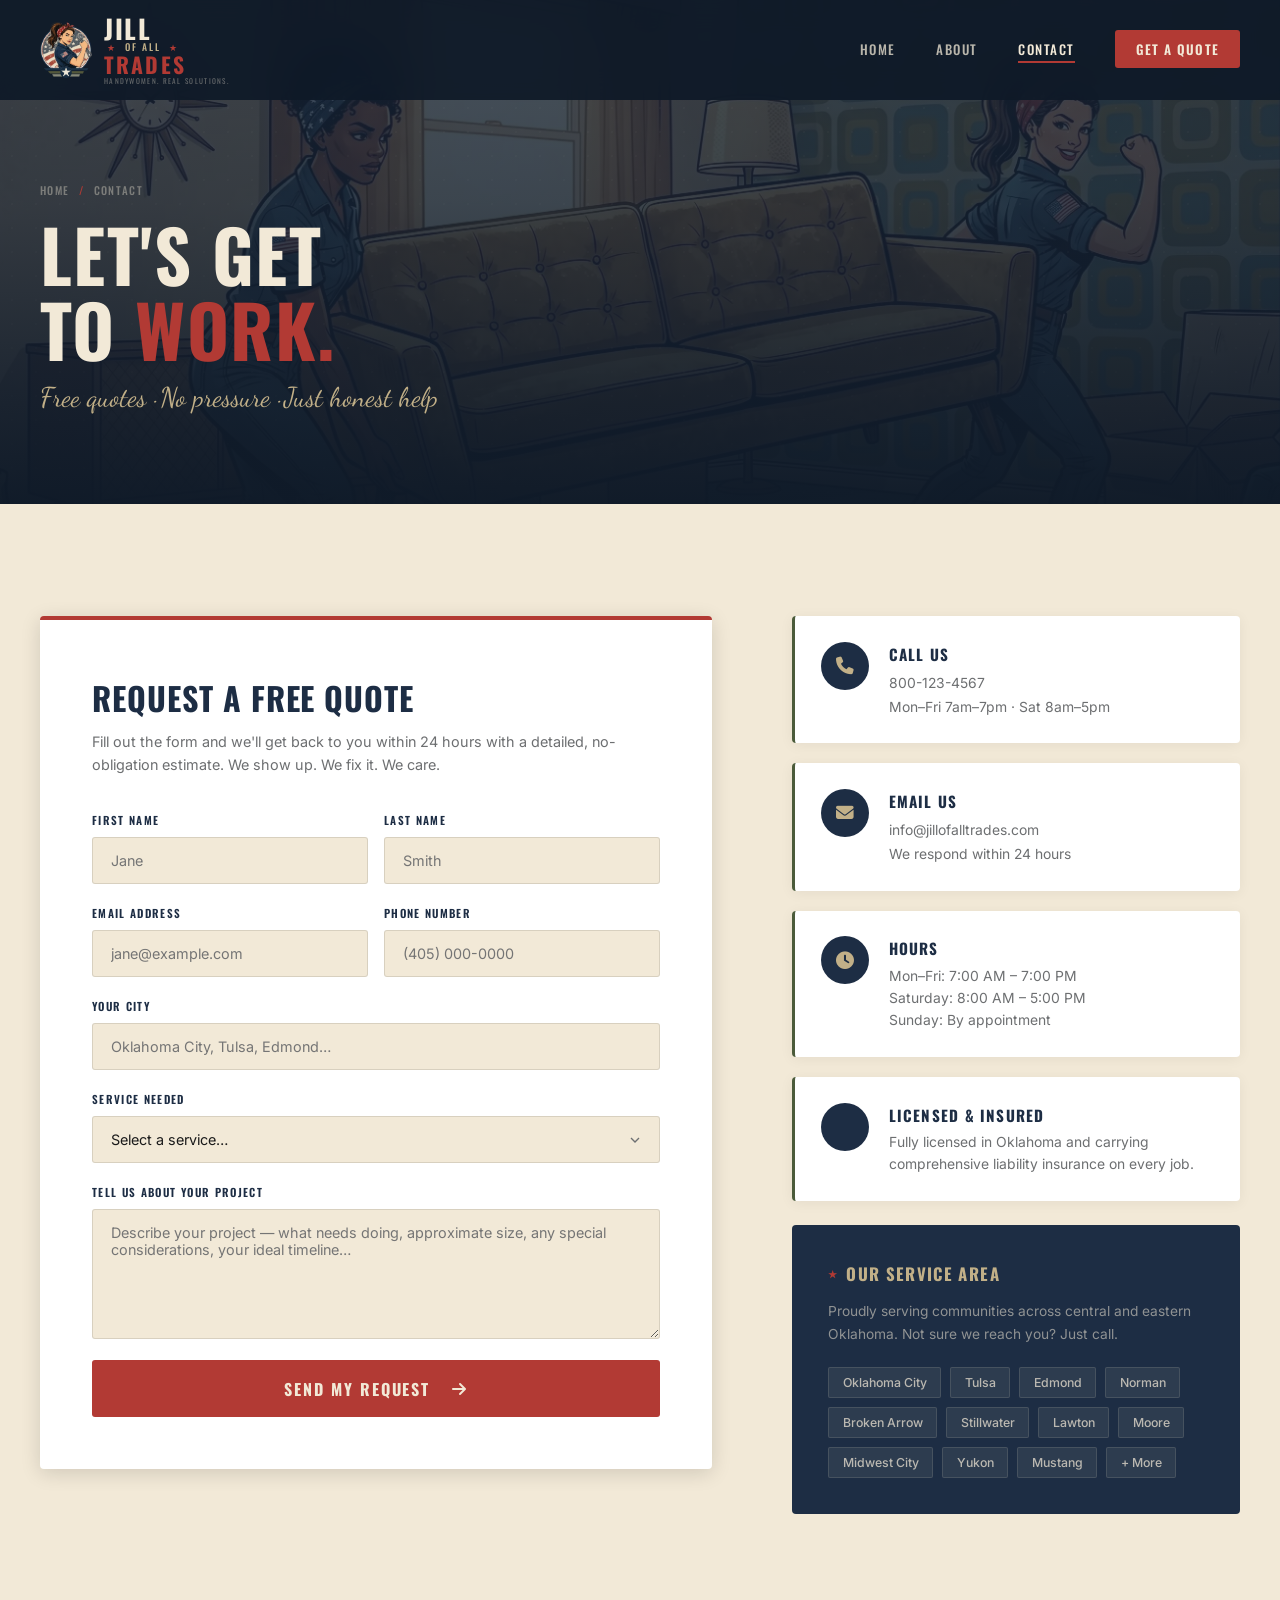
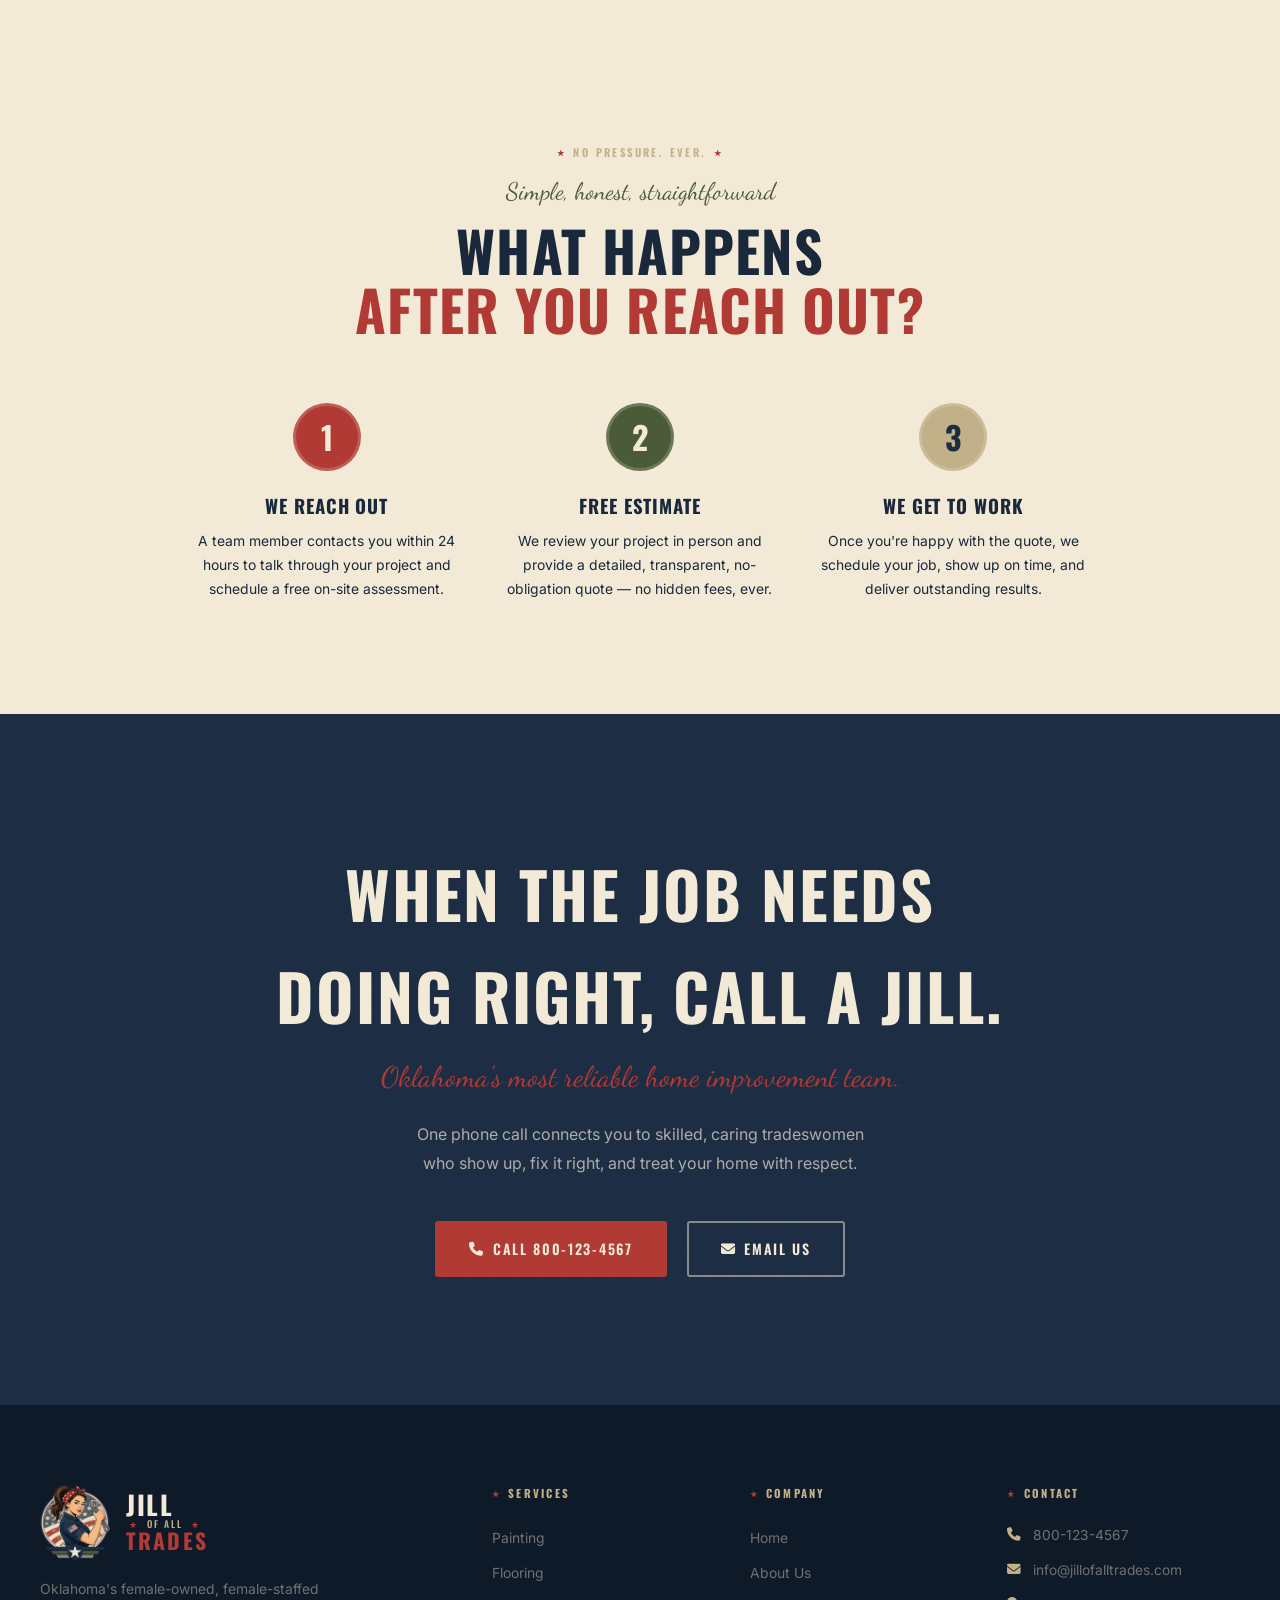
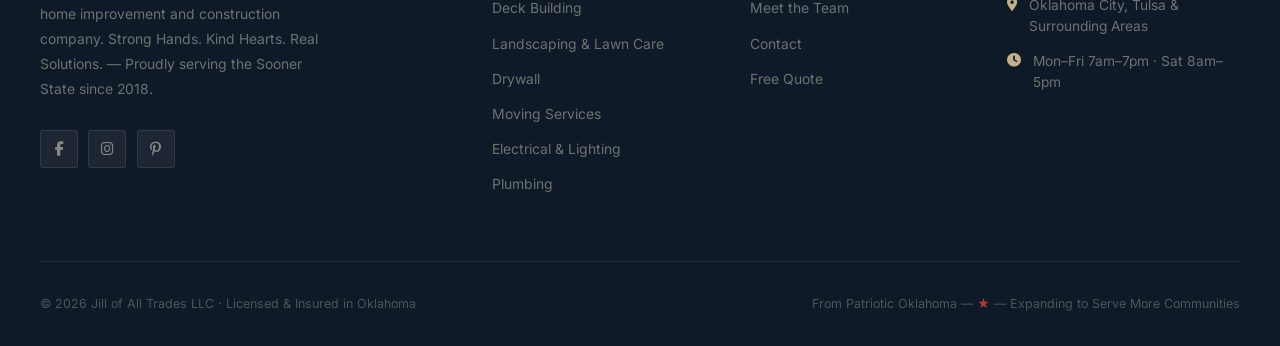
<file: contact.html>
﻿<!DOCTYPE html>
<html lang="en">
<head>
  <meta charset="UTF-8">
  <meta name="viewport" content="width=device-width, initial-scale=1.0">
  <title>Contact | Jill of All Trades</title>
  <meta name="description" content="Get a free quote from Jill of All Trades — Oklahoma's female-owned home improvement company. Call 800-123-4567 or fill out our form.">
  <link rel="preconnect" href="https://fonts.googleapis.com">
  <link rel="preconnect" href="https://fonts.gstatic.com" crossorigin>
  <link href="https://fonts.googleapis.com/css2?family=Oswald:wght@400;500;600;700&family=Dancing+Script:wght@700&family=Inter:wght@300;400;500;600;700&display=swap" rel="stylesheet">
  <link rel="stylesheet" href="https://cdnjs.cloudflare.com/ajax/libs/font-awesome/6.5.0/css/all.min.css">
  <link rel="stylesheet" href="styles.css?v=4">
</head>
<body>

  <!-- NAV -->
  <nav id="navbar">
    <div class="nav-container">
      <div class="nav-brand">
        <img src="assets/Logo on Transparent.webp" alt="Jill of All Trades" class="nav-logo-img">
        <a href="index.html" class="logo">
          <span class="logo-jill">JILL</span>
          <span class="logo-of-all"><span class="s">★</span> OF ALL <span class="s">★</span></span>
          <span class="logo-trades">TRADES</span>
          <span class="logo-tag">Handywomen. Real Solutions.</span>
        </a>
      </div>
      <button class="hamburger" id="hamburger" aria-label="Toggle menu">
        <span></span><span></span><span></span>
      </button>
      <ul class="nav-links" id="navLinks">
        <li><a href="index.html">Home</a></li>
        <li><a href="about.html">About</a></li>
        <li><a href="contact.html">Contact</a></li>
        <li><a href="contact.html" class="btn-nav">Get a Quote</a></li>
      </ul>
    </div>
  </nav>

  <!-- PAGE HERO -->
  <section class="page-hero">
    <div class="page-hero-bg page-hero-bg--contact" style="background-image:url('assets/moving.webp'); background-position:center top;"></div>
    <div class="page-hero-content">
      <nav class="breadcrumb" aria-label="breadcrumb">
        <a href="index.html">Home</a>
        <span class="sep">/</span>
        <span>Contact</span>
      </nav>
      <h1>Let's Get<br>to <span class="accent">Work.</span></h1>
      <span class="hero-script">Free quotes · No pressure · Just honest help</span>
    </div>
  </section>

  <!-- CONTACT -->
  <section class="section section-ivory">
    <div class="section-inner">
      <div class="contact-grid">

        <!-- FORM -->
        <div class="contact-form-wrap animate-on-scroll">
          <h2>Request a Free Quote</h2>
          <p class="subtext">Fill out the form and we'll get back to you within 24 hours with a detailed, no-obligation estimate. We show up. We fix it. We care.</p>

          <form id="contactForm" novalidate>
            <div class="form-row">
              <div class="form-group">
                <label for="firstName">First Name</label>
                <input type="text" id="firstName" name="firstName" placeholder="Jane" required>
              </div>
              <div class="form-group">
                <label for="lastName">Last Name</label>
                <input type="text" id="lastName" name="lastName" placeholder="Smith" required>
              </div>
            </div>
            <div class="form-row">
              <div class="form-group">
                <label for="email">Email Address</label>
                <input type="email" id="email" name="email" placeholder="jane@example.com" required>
              </div>
              <div class="form-group">
                <label for="phone">Phone Number</label>
                <input type="tel" id="phone" name="phone" placeholder="(405) 000-0000">
              </div>
            </div>
            <div class="form-group">
              <label for="city">Your City</label>
              <input type="text" id="city" name="city" placeholder="Oklahoma City, Tulsa, Edmond…">
            </div>
            <div class="form-group">
              <label for="service">Service Needed</label>
              <select id="service" name="service" required>
                <option value="" disabled selected>Select a service…</option>
                <option value="painting">Interior &amp; Exterior Painting</option>
                <option value="flooring">Flooring</option>
                <option value="deck">Deck Building</option>
                <option value="landscaping">Landscaping</option>
                <option value="lawn">Lawn Care</option>
                <option value="drywall">Drywall</option>
                <option value="moving">Moving Services</option>
                <option value="electrical">Lighting &amp; Electrical</option>
                <option value="plumbing">Plumbing</option>
                <option value="multiple">Multiple Services</option>
                <option value="other">Other / Not Sure Yet</option>
              </select>
            </div>
            <div class="form-group">
              <label for="message">Tell Us About Your Project</label>
              <textarea id="message" name="message" placeholder="Describe your project — what needs doing, approximate size, any special considerations, your ideal timeline…"></textarea>
            </div>
            <button type="submit" class="form-submit">
              Send My Request &nbsp;<i class="fa-solid fa-arrow-right"></i>
            </button>
          </form>

          <div class="form-success">
            <div class="success-icon">★</div>
            <h3>Message Received!</h3>
            <p>
              Thank you for reaching out. A member of our team will contact you
              within 24 hours to discuss your project and provide a detailed quote.<br><br>
              In the meantime, call us directly at
              <a href="tel:8001234567" style="color:var(--red); font-weight:600;">800-123-4567</a>.
            </p>
          </div>
        </div>

        <!-- SIDEBAR -->
        <div class="animate-on-scroll delay-2">
          <div class="contact-info-cards">
            <div class="contact-card">
              <div class="contact-card-icon"><i class="fa-solid fa-phone"></i></div>
              <div>
                <h4>Call Us</h4>
                <a href="tel:8001234567">800-123-4567</a>
                <p>Mon–Fri 7am–7pm · Sat 8am–5pm</p>
              </div>
            </div>
            <div class="contact-card">
              <div class="contact-card-icon"><i class="fa-solid fa-envelope"></i></div>
              <div>
                <h4>Email Us</h4>
                <a href="mailto:info@jillofalltrades.com">info@jillofalltrades.com</a>
                <p>We respond within 24 hours</p>
              </div>
            </div>
            <div class="contact-card">
              <div class="contact-card-icon"><i class="fa-solid fa-clock"></i></div>
              <div>
                <h4>Hours</h4>
                <p>Mon–Fri: 7:00 AM – 7:00 PM<br>Saturday: 8:00 AM – 5:00 PM<br>Sunday: By appointment</p>
              </div>
            </div>
            <div class="contact-card">
              <div class="contact-card-icon"><i class="fa-solid fa-shield-check"></i></div>
              <div>
                <h4>Licensed &amp; Insured</h4>
                <p>Fully licensed in Oklahoma and carrying comprehensive liability insurance on every job.</p>
              </div>
            </div>
          </div>
          <div class="service-area">
            <h4>Our Service Area</h4>
            <p>Proudly serving communities across central and eastern Oklahoma. Not sure we reach you? Just call.</p>
            <div class="area-tags">
              <span class="area-tag">Oklahoma City</span>
              <span class="area-tag">Tulsa</span>
              <span class="area-tag">Edmond</span>
              <span class="area-tag">Norman</span>
              <span class="area-tag">Broken Arrow</span>
              <span class="area-tag">Stillwater</span>
              <span class="area-tag">Lawton</span>
              <span class="area-tag">Moore</span>
              <span class="area-tag">Midwest City</span>
              <span class="area-tag">Yukon</span>
              <span class="area-tag">Mustang</span>
              <span class="area-tag">+ More</span>
            </div>
          </div>
        </div>

      </div>
    </div>
  </section>

  <!-- PROCESS -->
  <section class="section section-navy">
    <div class="section-inner">
      <div class="section-header center animate-on-scroll">
        <span class="section-label">No Pressure. Ever.</span>
        <div class="section-script" style="color:var(--green);">Simple, honest, straightforward</div>
        <h2 class="section-title" style="color:#19283B;">What Happens<br><span class="accent">After You Reach Out?</span></h2>
      </div>
      <div style="display:grid; grid-template-columns:repeat(3,1fr); gap:2.5rem; max-width:900px; margin:0 auto;">

        <div class="animate-on-scroll delay-1" style="text-align:center;">
          <div style="width:68px; height:68px; border-radius:50%; background:var(--red); color:var(--ivory); font-family:'Oswald',sans-serif; font-size:2rem; font-weight:700; display:flex; align-items:center; justify-content:center; margin:0 auto 1.25rem; border:3px solid rgba(242,233,215,.2);">1</div>
          <h3 style="font-family:'Oswald',sans-serif; font-weight:700; color:#19283B; text-transform:uppercase; letter-spacing:.05em; margin-bottom:.5rem;">We Reach Out</h3>
          <p style="font-size:.87rem; color:#19283B; line-height:1.75;">A team member contacts you within 24 hours to talk through your project and schedule a free on-site assessment.</p>
        </div>

        <div class="animate-on-scroll delay-2" style="text-align:center;">
          <div style="width:68px; height:68px; border-radius:50%; background:var(--green); color:var(--ivory); font-family:'Oswald',sans-serif; font-size:2rem; font-weight:700; display:flex; align-items:center; justify-content:center; margin:0 auto 1.25rem; border:3px solid rgba(242,233,215,.2);">2</div>
          <h3 style="font-family:'Oswald',sans-serif; font-weight:700; color:#19283B; text-transform:uppercase; letter-spacing:.05em; margin-bottom:.5rem;">Free Estimate</h3>
          <p style="font-size:.87rem; color:#19283B; line-height:1.75;">We review your project in person and provide a detailed, transparent, no-obligation quote — no hidden fees, ever.</p>
        </div>

        <div class="animate-on-scroll delay-3" style="text-align:center;">
          <div style="width:68px; height:68px; border-radius:50%; background:var(--sand); color:var(--navy); font-family:'Oswald',sans-serif; font-size:2rem; font-weight:700; display:flex; align-items:center; justify-content:center; margin:0 auto 1.25rem; border:3px solid rgba(242,233,215,.2);">3</div>
          <h3 style="font-family:'Oswald',sans-serif; font-weight:700; color:#19283B; text-transform:uppercase; letter-spacing:.05em; margin-bottom:.5rem;">We Get to Work</h3>
          <p style="font-size:.87rem; color:#19283B; line-height:1.75;">Once you're happy with the quote, we schedule your job, show up on time, and deliver outstanding results.</p>
        </div>

      </div>
    </div>
  </section>

  <!-- CTA -->
  <section class="cta-banner">
    <div class="cta-banner-bg cta-banner-bg--contact" style="background-image:url('assets/furniture.webp');"></div>
    <div class="section-inner">
      <div class="cta-banner-content animate-on-scroll">
        <h2>When the Job Needs<br>Doing Right, <span style="color:var(--ivory);">Call a Jill.</span></h2>
        <span class="cta-script" style="color:var(--red);">Oklahoma's most reliable home improvement team.</span>
        <p>One phone call connects you to skilled, caring tradeswomen who show up, fix it right, and treat your home with respect.</p>
        <div class="cta-actions">
          <a href="tel:8001234567" class="btn btn-primary"><i class="fa-solid fa-phone"></i> Call 800-123-4567</a>
          <a href="mailto:info@jillofalltrades.com" class="btn btn-outline"><i class="fa-solid fa-envelope"></i> Email Us</a>
        </div>
      </div>
    </div>
  </section>

  <!-- FOOTER -->
  <footer>
    <div class="footer-inner">
      <div class="footer-grid">
        <div class="footer-brand">
          <div class="footer-logo-row">
            <img src="assets/Logo on Transparent.webp" alt="Jill of All Trades" class="footer-brand-img">
            <a href="index.html" class="logo">
              <span class="logo-jill">JILL</span>
              <span class="logo-of-all"><span class="s">★</span> OF ALL <span class="s">★</span></span>
              <span class="logo-trades">TRADES</span>
            </a>
          </div>
          <p>Oklahoma's female-owned, female-staffed home improvement and construction company. Strong Hands. Kind Hearts. Real Solutions. — Proudly serving the Sooner State since 2018.</p>
          <div class="social-links">
            <a href="#" class="social-link" aria-label="Facebook"><i class="fab fa-facebook-f"></i></a>
            <a href="#" class="social-link" aria-label="Instagram"><i class="fab fa-instagram"></i></a>
            <a href="#" class="social-link" aria-label="Pinterest"><i class="fab fa-pinterest-p"></i></a>
          </div>
        </div>
        <div class="footer-col">
          <h4>Services</h4>
          <ul>
            <li><a href="contact.html">Painting</a></li>
            <li><a href="contact.html">Flooring</a></li>
            <li><a href="contact.html">Deck Building</a></li>
            <li><a href="contact.html">Landscaping &amp; Lawn Care</a></li>
            <li><a href="contact.html">Drywall</a></li>
            <li><a href="contact.html">Moving Services</a></li>
            <li><a href="contact.html">Electrical &amp; Lighting</a></li>
            <li><a href="contact.html">Plumbing</a></li>
          </ul>
        </div>
        <div class="footer-col">
          <h4>Company</h4>
          <ul>
            <li><a href="index.html">Home</a></li>
            <li><a href="about.html">About Us</a></li>
            <li><a href="about.html#team">Meet the Team</a></li>
            <li><a href="contact.html">Contact</a></li>
            <li><a href="contact.html">Free Quote</a></li>
          </ul>
        </div>
        <div class="footer-col">
          <h4>Contact</h4>
          <div class="footer-contact-item"><i class="fa-solid fa-phone"></i><a href="tel:8001234567">800-123-4567</a></div>
          <div class="footer-contact-item"><i class="fa-solid fa-envelope"></i><a href="mailto:info@jillofalltrades.com">info@jillofalltrades.com</a></div>
          <div class="footer-contact-item"><i class="fa-solid fa-location-dot"></i><span>Oklahoma City, Tulsa &amp; Surrounding Areas</span></div>
          <div class="footer-contact-item"><i class="fa-solid fa-clock"></i><span>Mon–Fri 7am–7pm · Sat 8am–5pm</span></div>
        </div>
      </div>
      <div class="footer-bottom">
        <p>© 2026 Jill of All Trades LLC · Licensed &amp; Insured in Oklahoma</p>
        <p>From Patriotic Oklahoma — <span style="color:var(--red)">★</span> — Expanding to Serve More Communities</p>
      </div>
    </div>
  </footer>

  <script src="script.js"></script>
</body>
</html>
</file>
<file: styles.css>
@import url('https://fonts.googleapis.com/css2?family=Oswald:wght@400;500;600;700&family=Dancing+Script:wght@700&family=Inter:wght@300;400;500;600;700&display=swap');

:root {
  --red:       #B23A34;
  --red-dark:  #8E2E29;
  --navy:      #1D2D44;
  --navy-dark: #0F1A28;
  --green:     #4B5B3A;
  --green-dk:  #374428;
  --ivory:     #F2E9D7;
  --sand:      #C2B088;
  --gray:      #6D6F71;
  --white:     #FFFFFF;
  --dark:      #1A1A1A;
  --radius: 4px;
  --shadow: 0 4px 20px rgba(0,0,0,0.14);
  --shadow-lg: 0 12px 40px rgba(0,0,0,0.24);
  --transition: all 0.32s cubic-bezier(0.4, 0, 0.2, 1);
}

*, *::before, *::after { margin: 0; padding: 0; box-sizing: border-box; }
html { scroll-behavior: smooth; overflow-x: hidden; }
body { font-family: 'Inter', sans-serif; color: var(--dark); background: var(--ivory); overflow-x: hidden; line-height: 1.6; }

@keyframes kenBurns { from { transform:scale(1.08); } to { transform:scale(1); } }

/* ===== ANIMATIONS ===== */
@keyframes fadeInUp   { from { opacity:0; transform:translateY(36px); } to { opacity:1; transform:translateY(0); } }
@keyframes fadeInLeft { from { opacity:0; transform:translateX(-40px); } to { opacity:1; transform:translateX(0); } }
@keyframes fadeInRight{ from { opacity:0; transform:translateX(40px); } to { opacity:1; transform:translateX(0); } }
@keyframes ticker     { from { transform:translateX(0); } to { transform:translateX(-50%); } }
@keyframes float      { 0%,100%{transform:translateY(0);} 50%{transform:translateY(-8px);} }

.animate-on-scroll { opacity:0; transform:translateY(36px); transition: opacity .75s ease, transform .75s ease; }
.animate-on-scroll.animated { opacity:1; transform:translateY(0); }
.animate-on-scroll.from-left  { transform:translateX(-40px); }
.animate-on-scroll.from-right { transform:translateX(40px); }
.animate-on-scroll.from-left.animated,
.animate-on-scroll.from-right.animated { transform:translateX(0); }
.delay-1{transition-delay:.1s} .delay-2{transition-delay:.2s} .delay-3{transition-delay:.3s}
.delay-4{transition-delay:.45s} .delay-5{transition-delay:.6s}

/* ===== DECORATIVE ===== */
.star-divider {
  display:flex; align-items:center; gap:.75rem;
  color:var(--sand); margin:1.5rem 0;
}
.star-divider::before,.star-divider::after { content:''; flex:1; height:1px; background:currentColor; opacity:.4; }
.star-divider span { font-family:'Oswald',sans-serif; font-size:.72rem; letter-spacing:.2em; white-space:nowrap; text-transform:uppercase; }

/* ===== NAVIGATION ===== */
#navbar { position:fixed; top:0; left:0; right:0; z-index:9999; transition:var(--transition); background:rgba(15,26,40,.92); backdrop-filter:blur(14px); }
.nav-container { max-width:1320px; margin:0 auto; padding:1rem 2.5rem; display:flex; align-items:center; justify-content:space-between; transition:padding .3s; }
#navbar.scrolled .nav-container { padding:.75rem 2.5rem; }
#navbar.scrolled { background:rgba(15,26,40,.98); box-shadow:0 2px 24px rgba(0,0,0,.4); }

.nav-brand { display:flex; align-items:center; gap:.75rem; }
.nav-logo-img { width:52px; height:auto; object-fit:contain; flex-shrink:0; }
.logo { display:flex; flex-direction:column; line-height:1; text-decoration:none; gap:1px; }
.logo-jill   { font-family:'Oswald',sans-serif; font-size:1.65rem; font-weight:700; color:var(--ivory); letter-spacing:.06em; line-height:1; }
.logo-of-all { font-family:'Oswald',sans-serif; font-size:.6rem; font-weight:500; color:var(--sand); letter-spacing:.22em; text-transform:uppercase; }
.logo-of-all .s { color:var(--red); margin:0 .2rem; font-size:.55rem; }
.logo-trades { font-family:'Oswald',sans-serif; font-size:1.35rem; font-weight:700; color:var(--red); letter-spacing:.1em; line-height:1; }
.logo-tag    { font-family:'Oswald',sans-serif; font-size:.45rem; color:rgba(242,233,215,.38); letter-spacing:.18em; text-transform:uppercase; }

.nav-links { list-style:none; display:flex; align-items:center; gap:2.5rem; }
.nav-links a { color:rgba(242,233,215,.75); text-decoration:none; font-family:'Oswald',sans-serif; font-size:.82rem; font-weight:500; letter-spacing:.12em; text-transform:uppercase; transition:color .3s; position:relative; }
.nav-links a::after { content:''; position:absolute; bottom:-4px; left:0; width:0; height:2px; background:var(--red); transition:width .3s; }
.nav-links a:hover,.nav-links a.active { color:var(--ivory); }
.nav-links a:hover::after,.nav-links a.active::after { width:100%; }
.btn-nav { background:var(--red)!important; color:var(--ivory)!important; padding:.55rem 1.3rem!important; border-radius:3px!important; font-family:'Oswald',sans-serif!important; font-weight:600!important; letter-spacing:.1em!important; }
.btn-nav:hover { background:var(--red-dark)!important; }
.btn-nav::after { display:none!important; }

.hamburger { display:none; flex-direction:column; gap:5px; background:none; border:none; cursor:pointer; padding:5px; z-index:10001; }
.hamburger span { display:block; width:26px; height:2px; background:var(--ivory); transition:var(--transition); transform-origin:center; }
.hamburger.open span:nth-child(1){transform:translateY(7px) rotate(45deg);}
.hamburger.open span:nth-child(2){opacity:0;}
.hamburger.open span:nth-child(3){transform:translateY(-7px) rotate(-45deg);}

/* ===== BUTTONS ===== */
.btn { display:inline-flex; align-items:center; gap:.5rem; padding:.9rem 2rem; font-family:'Oswald',sans-serif; font-weight:600; font-size:.88rem; letter-spacing:.12em; text-transform:uppercase; text-decoration:none; border-radius:3px; transition:var(--transition); cursor:pointer; border:2px solid transparent; }
.btn-primary { background:var(--red); color:var(--ivory); border-color:var(--red); }
.btn-primary:hover { background:var(--red-dark); border-color:var(--red-dark); transform:translateY(-2px); box-shadow:0 6px 20px rgba(178,58,52,.35); }
.btn-outline  { background:transparent; color:var(--ivory); border-color:rgba(242,233,215,.5); }
.btn-outline:hover  { background:var(--ivory); color:var(--navy); border-color:var(--ivory); transform:translateY(-2px); }
.btn-green    { background:var(--green); color:var(--ivory); border-color:var(--green); }
.btn-green:hover    { background:var(--green-dk); transform:translateY(-2px); }
.btn-ivory    { background:var(--ivory); color:var(--navy); border-color:var(--ivory); }
.btn-ivory:hover    { background:var(--sand); border-color:var(--sand); transform:translateY(-2px); }
.cta-banner .btn-ivory:hover { background:var(--red); border-color:var(--red); color:var(--ivory); }

/* ===== HERO ===== */
.hero { position:relative; min-height:100vh; background:var(--navy); display:flex; align-items:center; overflow:hidden; }
.hero::before { content:''; position:absolute; inset:0; background-image:radial-gradient(circle,rgba(242,233,215,.04) 1px,transparent 1px),radial-gradient(circle at 30% 70%,rgba(178,58,52,.12) 0%,transparent 50%),radial-gradient(circle at 80% 20%,rgba(75,91,58,.18) 0%,transparent 50%); background-size:28px 28px,100% 100%,100% 100%; pointer-events:none; }

.hero-inner { position:relative; z-index:2; max-width:1320px; margin:0 auto; padding:100px 2.5rem 3rem; display:grid; grid-template-columns:1fr 1.4fr; align-items:center; gap:2rem; width:100%; }

.hero-eyebrow { font-family:'Oswald',sans-serif; font-size:.7rem; font-weight:600; letter-spacing:.25em; text-transform:uppercase; color:var(--sand); margin-top:4rem; margin-bottom:.75rem; display:flex; align-items:center; gap:.6rem; animation:fadeInLeft .8s ease forwards; }
.hero-eyebrow .section-label { color:var(--sand); }
.hero-eyebrow::before,.hero-eyebrow::after { content:'★'; color:var(--red); font-size:.55rem; }

.hero h1 { font-family:'Oswald',sans-serif; font-size:clamp(3rem,7vw,5.5rem); font-weight:700; color:var(--ivory); line-height:.98; text-transform:uppercase; letter-spacing:.02em; margin-bottom:.75rem; animation:fadeInLeft .9s ease .1s both; }
.hero h1 .r { color:var(--red); display:block; }
.hero h1 .g { color:var(--ivory); display:block; font-size:.55em; letter-spacing:.14em; }

.hero-script { font-family:'Dancing Script',cursive; font-size:clamp(1.3rem,2.8vw,1.9rem); color:var(--green); margin-bottom:1.25rem; animation:fadeInLeft .9s ease .2s both; }
.hero-sub    { font-size:1rem; color:rgba(242,233,215,.68); line-height:1.8; max-width:460px; margin-bottom:2.25rem; animation:fadeInLeft .9s ease .3s both; }
.hero-actions{ display:flex; gap:1rem; flex-wrap:wrap; animation:fadeInLeft .9s ease .4s both; }

.hero-stats { display:flex; gap:2.5rem; margin-top:2.5rem; padding-top:2rem; border-top:1px solid rgba(242,233,215,.1); animation:fadeInLeft .9s ease .55s both; }
.hero-stat .num   { display:block; font-family:'Oswald',sans-serif; font-size:2.2rem; font-weight:700; color:var(--sand); line-height:1; }
.hero-stat .label { display:block; font-size:.62rem; font-weight:600; letter-spacing:.14em; text-transform:uppercase; color:rgba(242,233,215,.42); margin-top:.25rem; }

.hero-image { position:relative; display:flex; justify-content:center; align-items:flex-end; animation:fadeInRight 1s ease .15s both; overflow:visible; border-radius:6px; }
.hero-image img { width:100%; max-width:850px; object-fit:contain; height:auto; display:block; border-radius:6px; }
.hero-img-secondary { position:absolute !important; bottom:-70px !important; right:-50px !important; width:52% !important; max-width:260px !important; height:auto !important; object-fit:contain !important; object-position:initial !important; border-radius:10px; box-shadow:0 12px 40px rgba(0,0,0,.45); z-index:3; }

/* ===== TICKER ===== */
.ticker-wrap { background:var(--green); padding:.8rem 0; overflow:hidden; white-space:nowrap; border-top:3px solid var(--red); border-bottom:3px solid var(--red); }
.ticker-track { display:inline-flex; animation:ticker 32s linear infinite; }
.ticker-track:hover { animation-play-state:paused; }
.ticker-item { display:inline-flex; align-items:center; gap:.6rem; font-family:'Oswald',sans-serif; font-size:.76rem; font-weight:600; letter-spacing:.18em; text-transform:uppercase; color:var(--ivory); padding:0 2rem; }
.ticker-star { color:var(--sand); font-size:.65rem; }

/* ===== SECTION LAYOUT ===== */
.section { padding:7rem 0; }
.section-inner { max-width:1320px; margin:0 auto; padding:0 2.5rem; }

.section-label { display:inline-flex; align-items:center; gap:.45rem; font-family:'Oswald',sans-serif; font-size:.68rem; font-weight:600; letter-spacing:.22em; text-transform:uppercase; color:var(--green); margin-bottom:.75rem; }
.section-label::before,.section-label::after { content:'★'; font-size:.52rem; }

.section-title  { font-family:'Oswald',sans-serif; font-size:clamp(2.2rem,4.5vw,3.5rem); font-weight:700; color:var(--navy); line-height:1.06; text-transform:uppercase; letter-spacing:.02em; margin-bottom:.5rem; }
.section-title .accent { color:var(--red); }
.section-script { font-family:'Dancing Script',cursive; font-size:clamp(1.1rem,2.2vw,1.5rem); color:var(--green); margin-bottom:.5rem; }
.section-desc   { font-size:.98rem; color:var(--gray); max-width:600px; line-height:1.82; }
.section-header { margin-bottom:4rem; }
.section-header.center { text-align:center; }
.section-header.center .section-desc { margin:0 auto; }

.section-navy .section-title  { color:var(--ivory); }
.section-navy .section-desc   { color:rgba(242,233,215,.58); }
.section-navy .section-label  { color:var(--sand); }
.section-navy .section-label::before,.section-navy .section-label::after { color:var(--red); }
.section-navy .section-script { color:var(--sand); }
.section-ivory { background:var(--ivory); }
.section-light  { background:#EDE5CF; }

/* ===== SERVICES GRID ===== */
.services-grid { display:grid; grid-template-columns:repeat(auto-fill,minmax(270px,1fr)); gap:1.5rem; }
.service-card { background:white; border-radius:var(--radius); padding:2rem; border:1px solid rgba(75,91,58,.14); border-top:3px solid var(--green); transition:var(--transition); position:relative; overflow:hidden; }
.service-card::after { content:'★'; position:absolute; top:.75rem; right:1rem; font-size:.65rem; color:rgba(75,91,58,.18); transition:var(--transition); }
.service-card:hover { transform:translateY(-6px); box-shadow:var(--shadow-lg); border-top-color:var(--red); }
.service-card:hover::after { color:var(--red); }
.service-icon { width:50px; height:50px; background:var(--ivory); border:2px solid var(--green); border-radius:50%; display:flex; align-items:center; justify-content:center; font-size:1.3rem; color:var(--navy); margin-bottom:1.25rem; transition:var(--transition); }
.service-card:hover .service-icon { background:var(--red); border-color:var(--red); color:var(--ivory); }
.service-card h3 { font-family:'Oswald',sans-serif; font-size:1.05rem; font-weight:600; color:var(--navy); margin-bottom:.5rem; text-transform:uppercase; letter-spacing:.05em; }
.service-card p  { font-size:.87rem; color:var(--gray); line-height:1.65; }

/* ===== MASCOTS BAND ===== */
.mascots-band { position:relative; min-height:480px; overflow:hidden; border-top:4px solid var(--navy); border-bottom:4px solid var(--navy); background-size:100% auto; background-position:center center; background-attachment:fixed; }
.mascots-overlay { position:absolute; inset:0; background:linear-gradient(to right,rgba(29,45,68,.55) 0%,transparent 30%); pointer-events:none; }

/* ===== WHY US ===== */
.pillars-grid { display:grid; grid-template-columns:repeat(3,1fr); gap:3rem; }
.pillar { text-align:center; }
.pillar-icon { width:80px; height:80px; border-radius:50%; background:rgba(242,233,215,.07); border:2px solid rgba(194,176,136,.38); display:flex; align-items:center; justify-content:center; font-size:1.9rem; color:var(--sand); margin:0 auto 1.5rem; transition:var(--transition); position:relative; }
.pillar:hover .pillar-icon { background:rgba(194,176,136,.15); border-color:var(--sand); transform:scale(1.08); }
.pillar h3 { font-family:'Oswald',sans-serif; font-size:1.22rem; font-weight:700; color:var(--ivory); margin-bottom:.75rem; text-transform:uppercase; letter-spacing:.05em; }
.pillar p  { font-size:.89rem; color:rgba(242,233,215,.56); line-height:1.78; }

/* ===== PHOTO STRIP ===== */
.photo-strip { display:grid; grid-template-columns:repeat(4,1fr); overflow:hidden; padding-bottom:3rem; background:#EBEAE7; }
.photo-item { position:relative; overflow:hidden; cursor:pointer; background:#EBEAE7; height:320px; }
.photo-item img { width:100%; height:100%; object-fit:contain; transition:transform .6s ease; display:block; }
.photo-item:hover img { transform:scale(1.1); }
.photo-overlay { position:absolute; inset:0; background:linear-gradient(to top,rgba(29,45,68,.88) 0%,transparent 50%); opacity:0; transition:opacity .4s; display:flex; align-items:flex-end; padding:1.25rem 1.5rem; }
.photo-item:hover .photo-overlay { opacity:1; }
.photo-overlay span { color:var(--ivory); font-family:'Oswald',sans-serif; font-size:.9rem; font-weight:600; letter-spacing:.12em; text-transform:uppercase; }

/* ===== TESTIMONIALS ===== */
.testimonials-section { background:var(--ivory); }
.testimonials-grid { display:grid; grid-template-columns:repeat(3,1fr); gap:2rem; }
.testimonial-card { background:white; border-radius:var(--radius); padding:2.25rem 2rem; border:1px solid rgba(75,91,58,.12); border-top:3px solid var(--red); box-shadow:0 2px 12px rgba(0,0,0,.06); transition:var(--transition); position:relative; }
.testimonial-card::before { content:'"'; position:absolute; top:1rem; right:1.5rem; font-size:5rem; color:var(--ivory); font-family:Georgia,serif; line-height:1; }
.testimonial-card:hover { transform:translateY(-5px); box-shadow:var(--shadow); }
.stars { color:var(--red); font-size:.9rem; letter-spacing:.08em; margin-bottom:1rem; }
.testimonial-card blockquote { font-size:.9rem; color:#555; line-height:1.8; font-style:italic; margin-bottom:1.5rem; position:relative; z-index:1; }
.testimonial-author { display:flex; align-items:center; gap:.85rem; }
.author-avatar { width:44px; height:44px; border-radius:50%; background:linear-gradient(135deg,var(--navy),var(--green)); display:flex; align-items:center; justify-content:center; color:var(--ivory); font-family:'Oswald',sans-serif; font-weight:700; font-size:.9rem; flex-shrink:0; }
.author-info .name     { font-family:'Oswald',sans-serif; font-weight:600; font-size:.95rem; color:var(--navy); letter-spacing:.05em; }
.author-info .location { font-size:.78rem; color:var(--gray); margin-top:2px; }

/* ===== CTA BANNER ===== */
.cta-banner { position:relative; padding:8rem 0; overflow:hidden; background:var(--navy); }
.cta-banner-bg { position:absolute; inset:0; background-size:cover; background-position:center; background-attachment:fixed; opacity:.2; }
.cta-banner::before { content:''; position:absolute; inset:0; background-image:radial-gradient(circle,rgba(242,233,215,.035) 1px,transparent 1px); background-size:24px 24px; pointer-events:none; }
.cta-banner-content { position:relative; z-index:2; text-align:center; }
.cta-banner-content h2 { font-family:'Oswald',sans-serif; font-size:clamp(2.5rem,5vw,4rem); font-weight:700; color:var(--ivory); text-transform:uppercase; letter-spacing:.03em; margin-bottom:.5rem; }
.cta-script { font-family:'Dancing Script',cursive; font-size:clamp(1.2rem,2.5vw,1.8rem); color:var(--sand); margin-bottom:1.25rem; display:block; }
.cta-banner-content p { font-size:1rem; color:rgba(242,233,215,.68); max-width:480px; margin:0 auto 2.75rem; line-height:1.78; }
.cta-actions { display:flex; gap:1.25rem; justify-content:center; flex-wrap:wrap; align-items:center; }
.phone-link { display:inline-flex; align-items:center; gap:.6rem; color:var(--ivory); text-decoration:none; font-family:'Oswald',sans-serif; font-size:1.15rem; font-weight:600; letter-spacing:.05em; transition:color .3s; }
.phone-link:hover { color:var(--sand); }

/* ===== FOOTER ===== */
footer { background:var(--navy-dark); color:var(--ivory); padding:5rem 0 2rem; }
.footer-inner { max-width:1320px; margin:0 auto; padding:0 2.5rem; }
.footer-grid { display:grid; grid-template-columns:2fr 1fr 1fr 1.2fr; gap:4rem; margin-bottom:4rem; }
.footer-logo-row { display:flex; align-items:center; gap:1rem; margin-bottom:1.1rem; }
.footer-brand-img { width:70px; height:auto; object-fit:contain; flex-shrink:0; }
.footer-brand .logo { margin-bottom:0; }
.footer-brand p { font-size:.87rem; color:rgba(242,233,215,.42); line-height:1.8; max-width:280px; margin-bottom:1.75rem; }
.social-links { display:flex; gap:.65rem; }
.social-link { width:38px; height:38px; border-radius:3px; background:rgba(242,233,215,.06); border:1px solid rgba(242,233,215,.1); display:flex; align-items:center; justify-content:center; color:rgba(242,233,215,.5); text-decoration:none; font-size:.9rem; transition:var(--transition); }
.social-link:hover { background:var(--red); border-color:var(--red); color:var(--ivory); transform:translateY(-2px); }
.footer-col h4 { font-family:'Oswald',sans-serif; font-size:.7rem; font-weight:700; letter-spacing:.2em; text-transform:uppercase; color:var(--sand); margin-bottom:1.4rem; display:flex; align-items:center; gap:.45rem; }
.footer-col h4::before { content:'★'; color:var(--red); font-size:.52rem; }
.footer-col ul { list-style:none; display:flex; flex-direction:column; gap:.6rem; }
.footer-col ul a { color:rgba(242,233,215,.42); text-decoration:none; font-size:.87rem; transition:color .3s; }
.footer-col ul a:hover { color:var(--ivory); }
.footer-contact-item { display:flex; align-items:flex-start; gap:.75rem; margin-bottom:.85rem; }
.footer-contact-item i { color:var(--sand); font-size:.85rem; margin-top:3px; }
.footer-contact-item span,.footer-contact-item a { font-size:.86rem; color:rgba(242,233,215,.42); text-decoration:none; line-height:1.55; transition:color .3s; }
.footer-contact-item a:hover { color:var(--ivory); }
.footer-bottom { border-top:1px solid rgba(242,233,215,.08); padding-top:2rem; display:flex; justify-content:space-between; align-items:center; }
.footer-bottom p,.footer-bottom a { font-size:.78rem; color:rgba(242,233,215,.28); text-decoration:none; }
.footer-bottom a:hover { color:rgba(242,233,215,.6); }

/* ===== PAGE HERO ===== */
.page-hero { position:relative; height:56vh; min-height:400px; display:flex; align-items:flex-end; overflow:hidden; background:var(--navy); }
.page-hero-bg { position:absolute; inset:0; background-size:cover; background-position:center; transform:scale(1.04); transition:transform 8s ease; opacity:.3; }
.page-hero-bg.loaded { transform:scale(1); }
.page-hero::before { content:''; position:absolute; inset:0; background-image:radial-gradient(circle,rgba(242,233,215,.04) 1px,transparent 1px); background-size:24px 24px; pointer-events:none; z-index:1; }
.page-hero::after  { content:''; position:absolute; inset:0; background:linear-gradient(to top,rgba(15,26,40,.97) 0%,rgba(15,26,40,.45) 60%,rgba(15,26,40,.3) 100%); z-index:1; }
.page-hero-content { position:relative; z-index:2; max-width:1320px; margin:0 auto; padding:0 2.5rem 4rem; width:100%; }
.breadcrumb { display:flex; align-items:center; gap:.6rem; font-family:'Oswald',sans-serif; font-size:.68rem; font-weight:500; letter-spacing:.12em; text-transform:uppercase; color:rgba(242,233,215,.38); margin-bottom:1.1rem; }
.breadcrumb a { color:rgba(242,233,215,.38); text-decoration:none; transition:color .3s; }
.breadcrumb a:hover { color:var(--sand); }
.breadcrumb .sep { color:var(--red); }
.page-hero h1 { font-family:'Oswald',sans-serif; font-size:clamp(2.8rem,6vw,4.5rem); font-weight:700; color:var(--ivory); line-height:1.04; text-transform:uppercase; letter-spacing:.02em; animation:fadeInUp .8s ease forwards; }
.page-hero h1 .accent { color:var(--red); }
.page-hero .hero-script { font-family:'Dancing Script',cursive; font-size:clamp(1.2rem,2.5vw,1.7rem); color:var(--sand); margin-top:.6rem; animation:fadeInUp .8s ease .15s both; display:block; }

/* ===== ABOUT ===== */
.story-grid { display:grid; grid-template-columns:1fr 1fr; gap:6rem; align-items:center; }
.story-image { position:relative; border-radius:var(--radius); overflow:visible; aspect-ratio:4/5; }
.story-image-inner { width:100%; height:100%; overflow:hidden; border-radius:var(--radius); border:3px solid var(--green); box-shadow:8px 8px 0 var(--navy); }
.story-image-inner img { width:100%; height:100%; object-fit:cover; display:block; }
.image-badge { position:absolute; bottom:1.5rem; right:-1.5rem; background:var(--red); color:var(--ivory); padding:1.1rem 1.6rem; border-radius:var(--radius); text-align:center; box-shadow:0 6px 24px rgba(178,58,52,.4); border:2px solid rgba(242,233,215,.18); }
.image-badge .num { display:block; font-family:'Oswald',sans-serif; font-size:2.8rem; font-weight:700; line-height:1; }
.image-badge .lbl { font-family:'Oswald',sans-serif; font-size:.65rem; letter-spacing:.12em; text-transform:uppercase; opacity:.85; }

.story-text h2 { font-family:'Oswald',sans-serif; font-size:clamp(1.9rem,3vw,2.6rem); font-weight:700; color:var(--navy); text-transform:uppercase; letter-spacing:.02em; line-height:1.1; margin-bottom:1.5rem; }
.story-text .sscript { font-family:'Dancing Script',cursive; font-size:1.3rem; color:var(--green); margin-bottom:1rem; display:block; }
.story-text p { font-size:.94rem; color:var(--gray); line-height:1.85; margin-bottom:1.25rem; }

.check-list { list-style:none; display:flex; flex-direction:column; gap:.85rem; margin:1.5rem 0 2.25rem; }
.check-list li { display:flex; align-items:center; gap:.85rem; font-size:.92rem; color:var(--dark); font-weight:500; }
.check-list li::before { content:'★'; width:22px; height:22px; background:var(--green); color:var(--ivory); border-radius:50%; display:flex; align-items:center; justify-content:center; font-size:.58rem; flex-shrink:0; }

.values-grid { display:grid; grid-template-columns:repeat(4,1fr); gap:1.5rem; }
.value-card { background:white; border-radius:var(--radius); padding:2rem 1.75rem; text-align:center; border:1px solid rgba(75,91,58,.14); border-top:3px solid var(--green); transition:var(--transition); }
.value-card:hover { transform:translateY(-6px); box-shadow:var(--shadow-lg); border-top-color:var(--red); }
.value-icon { font-size:2.2rem; margin-bottom:1rem; }
.value-card h3 { font-family:'Oswald',sans-serif; font-size:.98rem; font-weight:700; text-transform:uppercase; letter-spacing:.08em; color:var(--navy); margin-bottom:.6rem; }
.value-card p  { font-size:.85rem; color:var(--gray); line-height:1.65; }

.team-grid { display:grid; grid-template-columns:repeat(3,1fr); gap:2.5rem; }
.team-card { text-align:center; }
.team-photo { width:100%; aspect-ratio:1; border-radius:var(--radius); overflow:hidden; margin-bottom:1.4rem; border:3px solid var(--green); }
.team-photo-inner { width:100%; height:100%; display:flex; align-items:center; justify-content:center; }
.team-card h3   { font-family:'Oswald',sans-serif; font-weight:700; font-size:1.1rem; color:var(--navy); text-transform:uppercase; letter-spacing:.05em; margin-bottom:.3rem; }
.team-card .role{ font-family:'Oswald',sans-serif; font-size:.73rem; color:var(--red); font-weight:600; letter-spacing:.1em; text-transform:uppercase; margin-bottom:.65rem; display:block; }
.team-card p    { font-size:.86rem; color:var(--gray); line-height:1.65; }

/* ===== CONTACT ===== */
.contact-grid { display:grid; grid-template-columns:1.5fr 1fr; gap:5rem; align-items:start; }
.contact-form-wrap { background:white; border-radius:var(--radius); padding:3.25rem; box-shadow:var(--shadow); border-top:4px solid var(--red); }
.contact-form-wrap h2 { font-family:'Oswald',sans-serif; font-size:2rem; font-weight:700; color:var(--navy); text-transform:uppercase; letter-spacing:.03em; margin-bottom:.4rem; }
.contact-form-wrap .subtext { font-size:.9rem; color:var(--gray); margin-bottom:2.25rem; }
.form-row { display:grid; grid-template-columns:1fr 1fr; gap:1rem; }
.form-group { display:flex; flex-direction:column; gap:.45rem; margin-bottom:1.3rem; }
.form-group label { font-family:'Oswald',sans-serif; font-size:.7rem; font-weight:600; color:var(--navy); letter-spacing:.12em; text-transform:uppercase; }
.form-group input,.form-group select,.form-group textarea { padding:.88rem 1.1rem; border:1.5px solid rgba(0,0,0,.11); border-radius:3px; font-family:'Inter',sans-serif; font-size:.9rem; color:var(--dark); background:var(--ivory); transition:border-color .3s,box-shadow .3s,background .3s; outline:none; appearance:none; }
.form-group input:focus,.form-group select:focus,.form-group textarea:focus { border-color:var(--red); box-shadow:0 0 0 3px rgba(178,58,52,.1); background:white; }
.form-group textarea { min-height:130px; resize:vertical; }
.form-group select { background-image:url("data:image/svg+xml,%3Csvg xmlns='http://www.w3.org/2000/svg' viewBox='0 0 24 24' fill='none' stroke='%236D6F71' stroke-width='2'%3E%3Cpolyline points='6 9 12 15 18 9'/%3E%3C/svg%3E"); background-repeat:no-repeat; background-position:right 1rem center; background-size:16px; cursor:pointer; }
.form-submit { width:100%; padding:1.05rem; background:var(--red); color:var(--ivory); border:none; border-radius:3px; font-family:'Oswald',sans-serif; font-size:1rem; font-weight:700; letter-spacing:.12em; text-transform:uppercase; cursor:pointer; transition:var(--transition); display:flex; align-items:center; justify-content:center; gap:.6rem; }
.form-submit:hover { background:var(--red-dark); transform:translateY(-2px); box-shadow:0 8px 24px rgba(178,58,52,.35); }
.form-submit:disabled { opacity:.6; cursor:not-allowed; transform:none; }
.form-success { display:none; text-align:center; padding:3rem 2rem; }
.success-icon { font-size:4rem; margin-bottom:1rem; }
.form-success h3 { font-family:'Oswald',sans-serif; font-size:1.8rem; font-weight:700; color:var(--navy); text-transform:uppercase; letter-spacing:.05em; margin-bottom:.6rem; }
.form-success p  { color:var(--gray); font-size:.92rem; line-height:1.7; }

.contact-info-cards { display:flex; flex-direction:column; gap:1.25rem; margin-bottom:1.5rem; }
.contact-card { display:flex; gap:1.25rem; align-items:flex-start; background:white; padding:1.6rem; border-radius:var(--radius); box-shadow:0 2px 14px rgba(0,0,0,.06); border-left:3px solid var(--green); transition:var(--transition); }
.contact-card:hover { transform:translateX(5px); box-shadow:var(--shadow); border-left-color:var(--red); }
.contact-card-icon { width:48px; height:48px; border-radius:50%; background:var(--navy); display:flex; align-items:center; justify-content:center; font-size:1.1rem; color:var(--sand); flex-shrink:0; }
.contact-card h4 { font-family:'Oswald',sans-serif; font-weight:700; color:var(--navy); margin-bottom:.25rem; font-size:.95rem; text-transform:uppercase; letter-spacing:.08em; }
.contact-card p,.contact-card a { font-size:.87rem; color:var(--gray); text-decoration:none; line-height:1.6; transition:color .3s; }
.contact-card a:hover { color:var(--red); }
.service-area { background:var(--navy); color:var(--ivory); border-radius:var(--radius); padding:2.25rem; }
.service-area h4 { font-family:'Oswald',sans-serif; font-size:1.05rem; font-weight:700; margin-bottom:.75rem; color:var(--sand); text-transform:uppercase; letter-spacing:.08em; display:flex; align-items:center; gap:.5rem; }
.service-area h4::before { content:'★'; color:var(--red); font-size:.6rem; }
.service-area p  { font-size:.86rem; color:rgba(242,233,215,.54); line-height:1.7; margin-bottom:1.25rem; }
.area-tags { display:flex; flex-wrap:wrap; gap:.55rem; }
.area-tag  { background:rgba(242,233,215,.08); color:rgba(242,233,215,.72); padding:.3rem .85rem; border-radius:2px; font-size:.77rem; font-weight:500; border:1px solid rgba(242,233,215,.12); }

/* ===== RESPONSIVE ===== */
@media (max-width:1100px) {
  .footer-grid { grid-template-columns:1fr 1fr; gap:3rem; }
  .story-grid { gap:3.5rem; }
  .values-grid { grid-template-columns:repeat(2,1fr); }
  .contact-grid { gap:3rem; }
  .hero-inner { gap:2.5rem; }
}
@media (max-width:820px) {
  .mascots-band { min-height:220px; background-attachment:scroll; background-size:cover; }
  .mascots-band.kb-active { animation:kenBurns 8s ease forwards; }
  .cta-banner-bg { background-position:left center !important; background-attachment:scroll; }
  .cta-banner-bg.kb-active { animation:kenBurns 8s ease forwards; }
  .cta-banner-bg--home { background-position:center center !important; }
  .cta-banner-bg--contact { background-position:center center !important; }
  .page-hero-bg--contact { background-position:left center !important; }
  .cta-banner .btn-ivory { background:var(--red); border-color:var(--red); color:var(--ivory); }
  .hamburger { display:flex; }
  .nav-links { position:fixed; top:0; right:0; height:100vh; width:290px; background:var(--navy-dark); flex-direction:column; justify-content:center; align-items:center; gap:2rem; transform:translateX(100%); transition:transform .42s cubic-bezier(.4,0,.2,1); z-index:10000; border-left:1px solid rgba(242,233,215,.06); }
  .nav-links.open { transform:translateX(0); }
  .nav-links a { font-size:1rem; }
  .hero-inner { grid-template-columns:1fr; padding-top:80px; gap:0.5rem; }
  .hero-image { order:1; max-height:45vh; }
  .hero-image img { height:45vh; max-height:380px; }
  .hero-img-secondary { width:35% !important; max-width:175px !important; bottom:10px !important; right:10px !important; }
  .hero h1 { font-size:clamp(4.5rem,16vw,6.5rem); }
  .pillars-grid { grid-template-columns:1fr; gap:2.5rem; }
  .photo-strip { grid-template-columns:repeat(2,1fr); }
  .photo-item { height:240px; }
  .photo-item img { object-fit:cover; }
  .testimonials-grid { grid-template-columns:1fr; }
  .footer-grid { grid-template-columns:1fr; gap:2.5rem; }
  .page-hero-bg { background-position:center 15% !important; animation:kenBurns 8s ease forwards; }
  .story-grid { grid-template-columns:1fr; }
  .where-we-work-grid { grid-template-columns:1fr !important; gap:2.5rem !important; }
  .story-image { aspect-ratio:16/9; }
  .story-image-inner img { object-position:center 15%; }
  .image-badge { right:1rem; bottom:-2.5rem; }
  .team-grid { grid-template-columns:1fr 1fr; }
  .contact-grid { grid-template-columns:1fr; }
  .form-row { grid-template-columns:1fr; }
  .footer-bottom { flex-direction:column; gap:.75rem; text-align:center; }
  /* Nav: compact logo for mobile so hamburger always has room */
  .logo-of-all, .logo-tag { display:none; }
  .logo-jill { font-size:1.2rem; }
  .logo-trades { font-size:1rem; }
  .nav-logo-img { height:34px; width:auto; }
  .hamburger { flex-shrink:0; }
  /* Page hero: increase min-height so flex-end content clears the navbar */
  .page-hero { min-height:500px; }
}
@media (max-width:540px) {
  .nav-container { padding:1rem 1.5rem; }
  .nav-logo-img { height:30px; width:auto; }
  .section-inner { padding:0 1.5rem; }
  .photo-strip { height:auto; }
  .values-grid { grid-template-columns:1fr; }
  .team-grid { grid-template-columns:1fr; }
  .hero-actions { flex-direction:column; align-items:flex-start; }
  .contact-form-wrap { padding:2rem 1.5rem; }
  .cta-banner { padding:5rem 0; }
}
</file>
